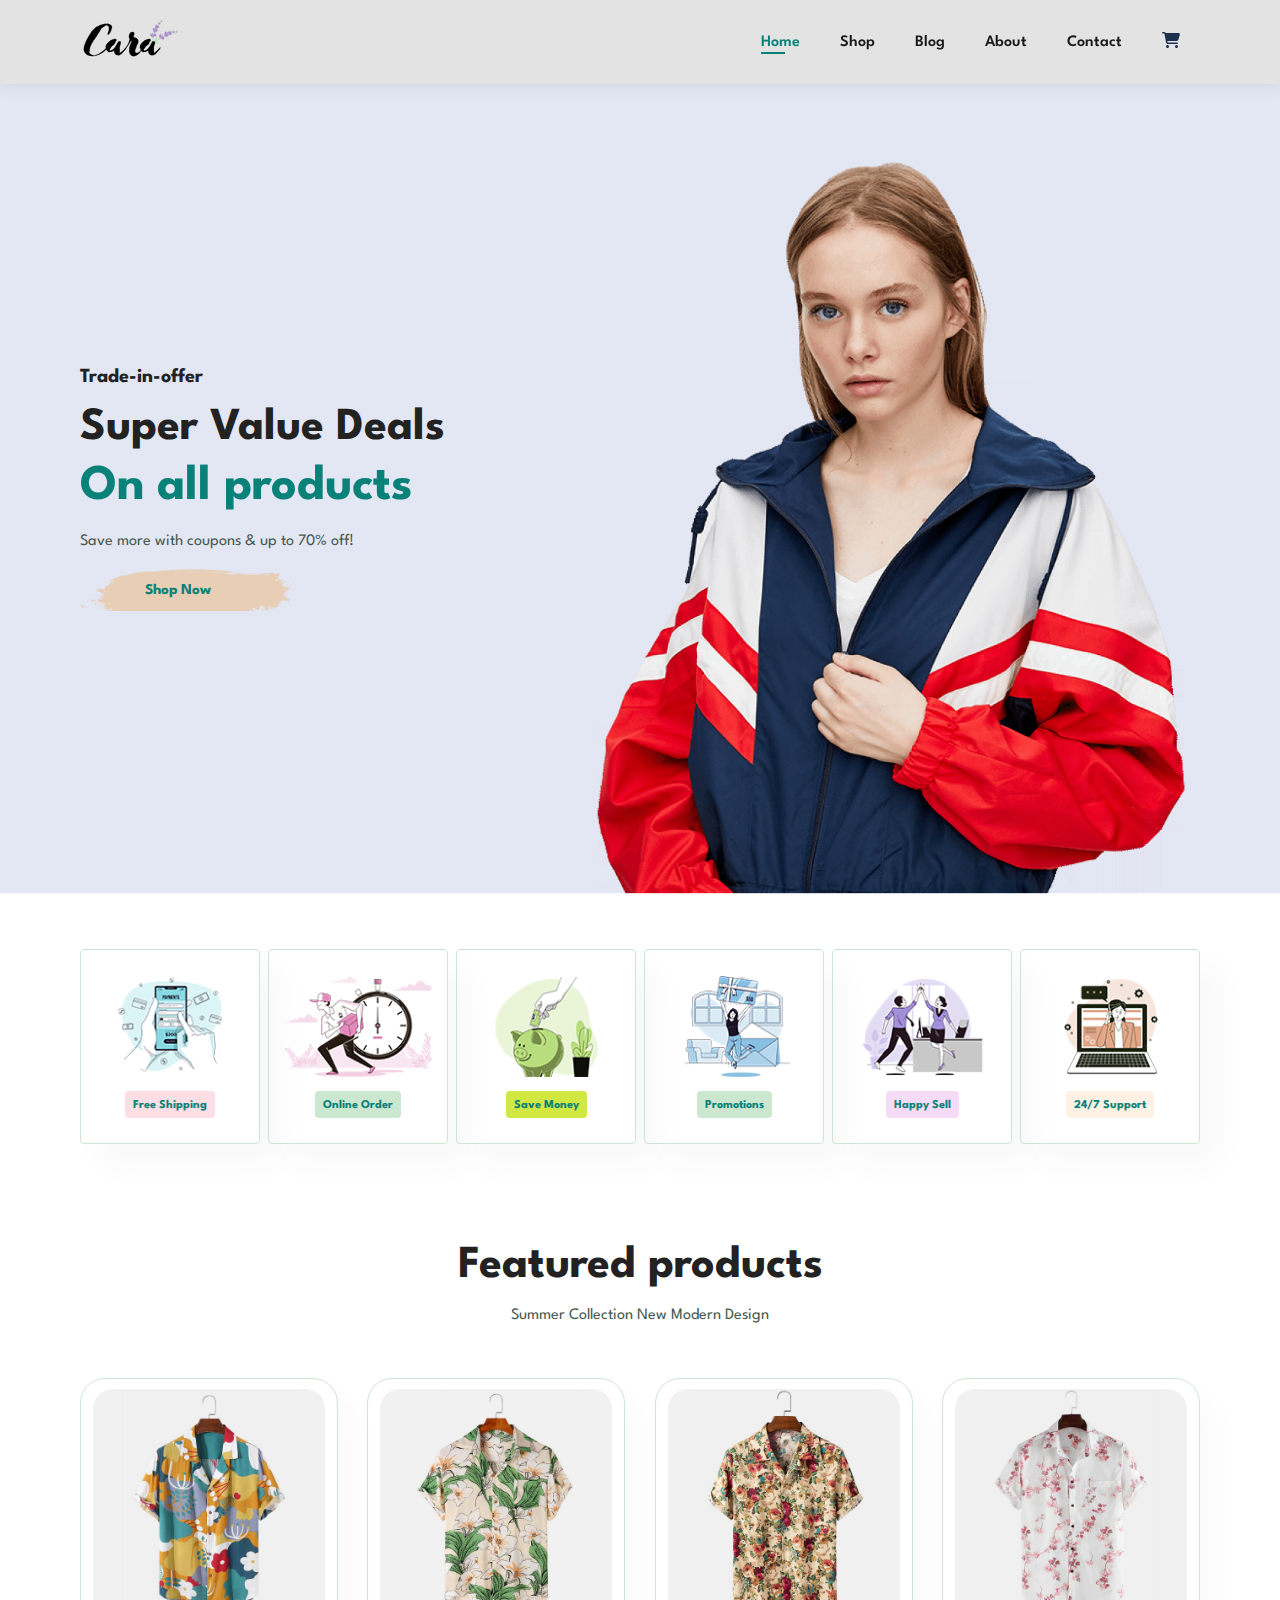
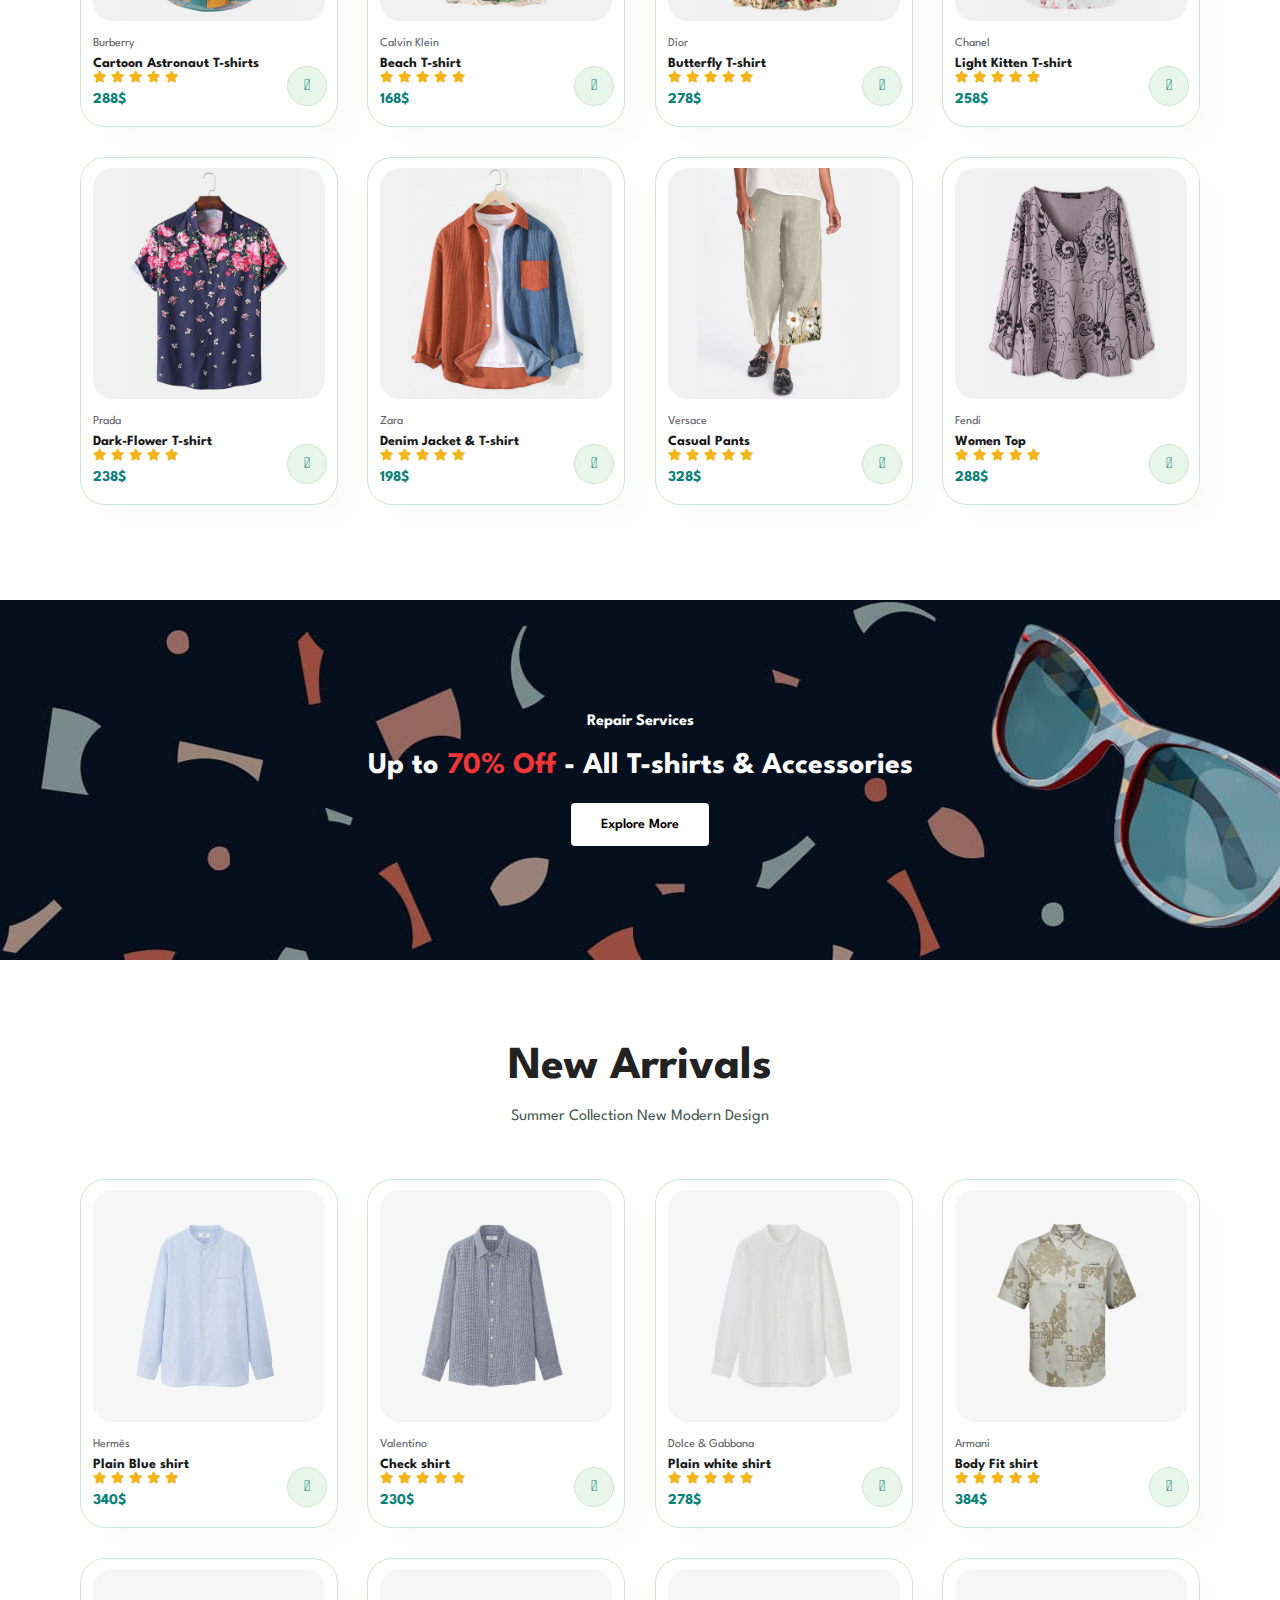
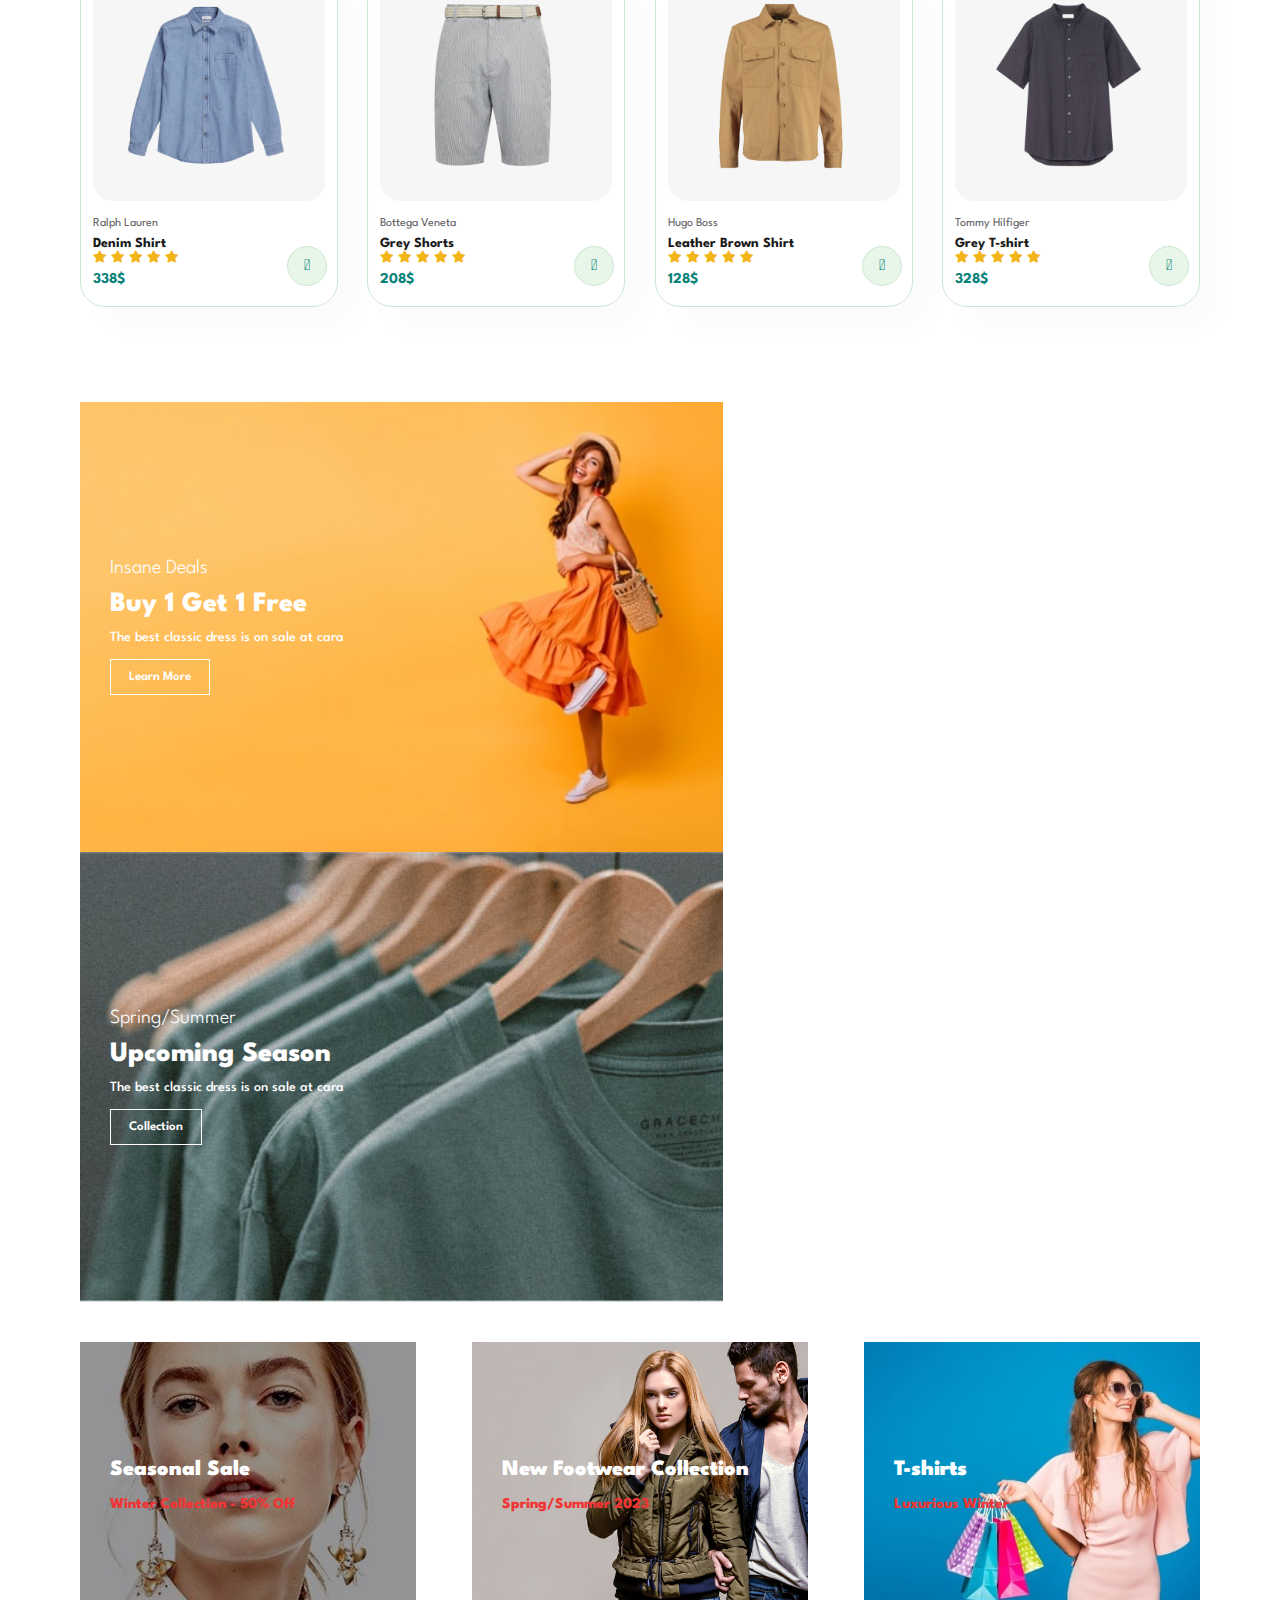
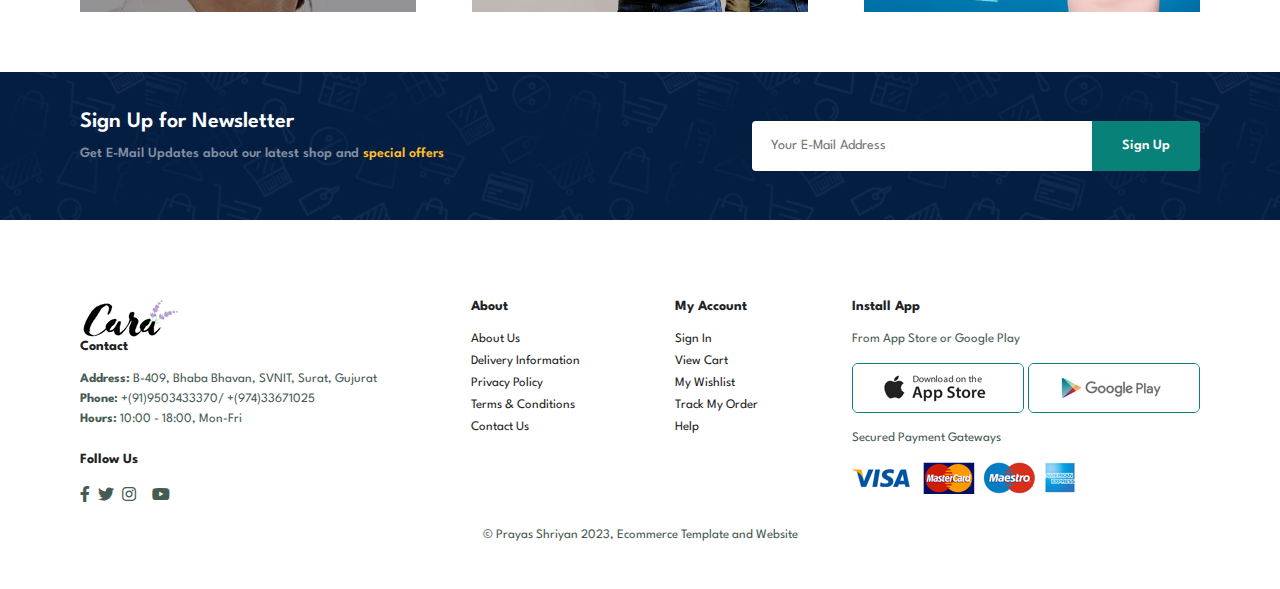
<file: index.html>
<!DOCTYPE html>
<html lang="en">

    <head>
        <meta charset="UTF-8">
        <meta http-equiv="X-UA-Compatible" content="IE=edge">
        <meta name="viewport" content="width=device-width, initial-scale=1.0">
        <title>Prayas Ecommerce Website & Template</title>
        <link rel="stylesheet" href="https://pro.fontawesome.com/releases/v5.10.0/css/all.css" />
        

        <link rel="stylesheet" href="style.css">
    </head>

    <body>
        
        <section id="header">
            <a href="#"><img src="img/logo.png" class="logo" alt=""></a>

            <div>
                <ul id="navbar">
                    <li><a class="active" href="index.html">Home</a></li>
                    <li><a href="shop.html">Shop</a></li>
                    <li><a href="blog.html">Blog</a></li>   
                    <li><a href="about.html">About</a></li>
                    <li><a href="contact.html">Contact</a></li>
                    <li id="lg-bag"><a href="cart.html"><svg xmlns="http://www.w3.org/2000/svg" height="16" width="18" viewBox="0 0 576 512"><!--!Font Awesome Free 6.5.1 by @fontawesome - https://fontawesome.com License - https://fontawesome.com/license/free Copyright 2023 Fonticons, Inc.--><path opacity="1" fill="#1E3050" d="M0 24C0 10.7 10.7 0 24 0H69.5c22 0 41.5 12.8 50.6 32h411c26.3 0 45.5 25 38.6 50.4l-41 152.3c-8.5 31.4-37 53.3-69.5 53.3H170.7l5.4 28.5c2.2 11.3 12.1 19.5 23.6 19.5H488c13.3 0 24 10.7 24 24s-10.7 24-24 24H199.7c-34.6 0-64.3-24.6-70.7-58.5L77.4 54.5c-.7-3.8-4-6.5-7.9-6.5H24C10.7 48 0 37.3 0 24zM128 464a48 48 0 1 1 96 0 48 48 0 1 1 -96 0zm336-48a48 48 0 1 1 0 96 48 48 0 1 1 0-96z"/></svg></a></li>
                    <a href="#" id="close" class="close"><i class="far fa-times"></i></a>
                </ul>
            </div>
            <div id="mobile">
                <a href="cart.html"><svg xmlns="http://www.w3.org/2000/svg" height="16" width="18" viewBox="0 0 576 512"><!--!Font Awesome Free 6.5.1 by @fontawesome - https://fontawesome.com License - https://fontawesome.com/license/free Copyright 2023 Fonticons, Inc.--><path opacity="1" fill="#1E3050" d="M0 24C0 10.7 10.7 0 24 0H69.5c22 0 41.5 12.8 50.6 32h411c26.3 0 45.5 25 38.6 50.4l-41 152.3c-8.5 31.4-37 53.3-69.5 53.3H170.7l5.4 28.5c2.2 11.3 12.1 19.5 23.6 19.5H488c13.3 0 24 10.7 24 24s-10.7 24-24 24H199.7c-34.6 0-64.3-24.6-70.7-58.5L77.4 54.5c-.7-3.8-4-6.5-7.9-6.5H24C10.7 48 0 37.3 0 24zM128 464a48 48 0 1 1 96 0 48 48 0 1 1 -96 0zm336-48a48 48 0 1 1 0 96 48 48 0 1 1 0-96z"/></svg></a>
                <i id="bar" class="fas fa-outdent"></i>
            </div>

        </section>


        <section id="hero">
            <h4>Trade-in-offer</h4>
            <h2>Super Value Deals</h2>
            <h1>On all products</h1>
            <p>Save more with coupons & up to 70% off!</p>
            <button>Shop Now</button>
        </section>

        <section id="feature" class="section-p1">
            <div class="fe-box">
                <img src="img/features/f1.png" alt="">
                <h6>Free Shipping</h6>
            </div>
            <div class="fe-box">
                <img src="img/features/f2.png" alt="">
                <h6>Online Order</h6>
            </div>
            <div class="fe-box">
                <img src="img/features/f3.png" alt="">
                <h6>Save Money</h6>
            </div>
            <div class="fe-box">
                <img src="img/features/f4.png" alt="">
                <h6>Promotions</h6>
            </div>
            <div class="fe-box">
                <img src="img/features/f5.png" alt="">
                <h6>Happy Sell</h6>
            </div>
            <div class="fe-box">
                <img src="img/features/f6.png" alt="">
                <h6>24/7 Support</h6>
            </div>
        </section>
        
        <section id="product1" class="section-p1">
            <h2>Featured products</h2>
            <p>Summer Collection New Modern Design</p>
            <div class="pro-container">
                <div class="pro">
                    <img src="img/products/f1.jpg" alt="">
                    <div class="des">
                        <span>Burberry</span>
                        <h5>Cartoon Astronaut T-shirts</h5>
                        <div class="star">
                            <i class="fas fa-star"></i>
                            <i class="fas fa-star"></i>
                            <i class="fas fa-star"></i>
                            <i class="fas fa-star"></i>
                            <i class="fas fa-star"></i>
                        </div>
                        <h4>288$</h4>
                    </div>
                    <a href="#"><i class="fal fa-shopping-cart cart"></i></a>
                </div>
                <div class="pro">
                    <img src="img/products/f2.jpg" alt="">
                    <div class="des">
                        <span>Calvin Klein</span>
                        <h5>Beach T-shirt</h5>
                        <div class="star">
                            <i class="fas fa-star"></i>
                            <i class="fas fa-star"></i>
                            <i class="fas fa-star"></i>
                            <i class="fas fa-star"></i>
                            <i class="fas fa-star"></i>
                        </div>
                        <h4>168$</h4>
                    </div>
                    <a href="#"><i class="fal fa-shopping-cart cart"></i></a>
                </div>
                <div class="pro">
                    <img src="img/products/f3.jpg" alt="">
                    <div class="des">
                        <span>Dior</span>
                        <h5>Butterfly T-shirt</h5>
                        <div class="star">
                            <i class="fas fa-star"></i>
                            <i class="fas fa-star"></i>
                            <i class="fas fa-star"></i>
                            <i class="fas fa-star"></i>
                            <i class="fas fa-star"></i>
                        </div>
                        <h4>278$</h4>
                    </div>
                    <a href="#"><i class="fal fa-shopping-cart cart"></i></a>
                </div>
                <div class="pro">
                    <img src="img/products/f4.jpg" alt="">
                    <div class="des">
                        <span>Chanel</span>
                        <h5>Light Kitten T-shirt</h5>
                        <div class="star">
                            <i class="fas fa-star"></i>
                            <i class="fas fa-star"></i>
                            <i class="fas fa-star"></i>
                            <i class="fas fa-star"></i>
                            <i class="fas fa-star"></i>
                        </div>
                        <h4>258$</h4>
                    </div>
                    <a href="#"><i class="fal fa-shopping-cart cart"></i></a>
                </div>
                <div class="pro">
                    <img src="img/products/f5.jpg" alt="">
                    <div class="des">
                        <span>Prada</span>
                        <h5>Dark-Flower T-shirt</h5>
                        <div class="star">
                            <i class="fas fa-star"></i>
                            <i class="fas fa-star"></i>
                            <i class="fas fa-star"></i>
                            <i class="fas fa-star"></i>
                            <i class="fas fa-star"></i>
                        </div>
                        <h4>238$</h4>
                    </div>
                    <a href="#"><i class="fal fa-shopping-cart cart"></i></a>
                </div>
                <div class="pro">
                    <img src="img/products/f6.jpg" alt="">
                    <div class="des">
                        <span>Zara</span>
                        <h5>Denim Jacket & T-shirt</h5>
                        <div class="star">
                            <i class="fas fa-star"></i>
                            <i class="fas fa-star"></i>
                            <i class="fas fa-star"></i>
                            <i class="fas fa-star"></i>
                            <i class="fas fa-star"></i>
                        </div>
                        <h4>198$</h4>
                    </div>
                    <a href="#"><i class="fal fa-shopping-cart cart"></i></a>
                </div>
                <div class="pro">
                    <img src="img/products/f7.jpg" alt="">
                    <div class="des">
                        <span>Versace</span>
                        <h5>Casual Pants</h5>
                        <div class="star">
                            <i class="fas fa-star"></i>
                            <i class="fas fa-star"></i>
                            <i class="fas fa-star"></i>
                            <i class="fas fa-star"></i>
                            <i class="fas fa-star"></i>
                        </div>
                        <h4>328$</h4>
                    </div>
                    <a href="#"><i class="fal fa-shopping-cart cart"></i></a>
                </div>
                <div class="pro">
                    <img src="img/products/f8.jpg" alt="">
                    <div class="des">
                        <span>Fendi</span>
                        <h5> Women Top</h5>
                        <div class="star">
                            <i class="fas fa-star"></i>
                            <i class="fas fa-star"></i>
                            <i class="fas fa-star"></i>
                            <i class="fas fa-star"></i>
                            <i class="fas fa-star"></i>
                        </div>
                        <h4>288$</h4>
                    </div>
                    <a href="#"><i class="fal fa-shopping-cart cart"></i></a>
                </div>
            </div>
        </section>


        <section id="banner" class="section-m1">
            <h4>Repair Services</h4>
            <h2>Up to <Span>70% Off</Span> - All T-shirts & Accessories</h2>
            <button class="normal">Explore More</button>
        </section>

        <section id="product1" class="section-p1">
            <h2>New Arrivals</h2>
            <p>Summer Collection New Modern Design</p>
            <div class="pro-container">
                <div class="pro">
                    <img src="img/products/n1.jpg" alt="">
                    <div class="des">
                        <span>Hermès</span>
                        <h5>Plain Blue shirt</h5>
                        <div class="star">
                            <i class="fas fa-star"></i>
                            <i class="fas fa-star"></i>
                            <i class="fas fa-star"></i>
                            <i class="fas fa-star"></i>
                            <i class="fas fa-star"></i>
                        </div>
                        <h4>340$</h4>
                    </div>
                    <a href="#"><i class="fal fa-shopping-cart cart"></i></a>
                </div>
                <div class="pro">
                    <img src="img/products/n2.jpg" alt="">
                    <div class="des">
                        <span>Valentino</span>
                        <h5>Check shirt</h5>
                        <div class="star">
                            <i class="fas fa-star"></i>
                            <i class="fas fa-star"></i>
                            <i class="fas fa-star"></i>
                            <i class="fas fa-star"></i>
                            <i class="fas fa-star"></i>
                        </div>
                        <h4>230$</h4>
                    </div>
                    <a href="#"><i class="fal fa-shopping-cart cart"></i></a>
                </div>
                <div class="pro">
                    <img src="img/products/n3.jpg" alt="">
                    <div class="des">
                        <span>Dolce & Gabbana</span>
                        <h5>Plain white shirt</h5>
                        <div class="star">
                            <i class="fas fa-star"></i>
                            <i class="fas fa-star"></i>
                            <i class="fas fa-star"></i>
                            <i class="fas fa-star"></i>
                            <i class="fas fa-star"></i>
                        </div>
                        <h4>278$</h4>
                    </div>
                    <a href="#"><i class="fal fa-shopping-cart cart"></i></a>
                </div>
                <div class="pro">
                    <img src="img/products/n4.jpg" alt="">
                    <div class="des">
                        <span>Armani</span>
                        <h5>Body Fit shirt</h5>
                        <div class="star">
                            <i class="fas fa-star"></i>
                            <i class="fas fa-star"></i>
                            <i class="fas fa-star"></i>
                            <i class="fas fa-star"></i>
                            <i class="fas fa-star"></i>
                        </div>
                        <h4>384$</h4>
                    </div>
                    <a href="#"><i class="fal fa-shopping-cart cart"></i></a>
                </div>
                <div class="pro">
                    <img src="img/products/n5.jpg" alt="">
                    <div class="des">
                        <span>Ralph Lauren</span>
                        <h5>Denim Shirt</h5>
                        <div class="star">
                            <i class="fas fa-star"></i>
                            <i class="fas fa-star"></i>
                            <i class="fas fa-star"></i>
                            <i class="fas fa-star"></i>
                            <i class="fas fa-star"></i>
                        </div>
                        <h4>338$</h4>
                    </div>
                    <a href="#"><i class="fal fa-shopping-cart cart"></i></a>
                </div>
                <div class="pro">
                    <img src="img/products/n6.jpg" alt="">
                    <div class="des">
                        <span>Bottega Veneta</span>
                        <h5> Grey Shorts</h5>
                        <div class="star">
                            <i class="fas fa-star"></i>
                            <i class="fas fa-star"></i>
                            <i class="fas fa-star"></i>
                            <i class="fas fa-star"></i>
                            <i class="fas fa-star"></i>
                        </div>
                        <h4>208$</h4>
                    </div>
                    <a href="#"><i class="fal fa-shopping-cart cart"></i></a>
                </div>
                <div class="pro">
                    <img src="img/products/n7.jpg" alt="">
                    <div class="des">
                        <span>Hugo Boss</span>
                        <h5>Leather Brown Shirt</h5>
                        <div class="star">
                            <i class="fas fa-star"></i>
                            <i class="fas fa-star"></i>
                            <i class="fas fa-star"></i>
                            <i class="fas fa-star"></i>
                            <i class="fas fa-star"></i>
                        </div>
                        <h4>128$</h4>
                    </div>
                    <a href="#"><i class="fal fa-shopping-cart cart"></i></a>
                </div>
                <div class="pro">
                    <img src="img/products/n8.jpg" alt="">
                    <div class="des">
                        <span>Tommy Hilfiger</span>
                        <h5> Grey T-shirt</h5>
                        <div class="star">
                            <i class="fas fa-star"></i>
                            <i class="fas fa-star"></i>
                            <i class="fas fa-star"></i>
                            <i class="fas fa-star"></i>
                            <i class="fas fa-star"></i>
                        </div>
                        <h4>328$</h4>
                    </div>
                    <a href="#"><i class="fal fa-shopping-cart cart"></i></a>
                </div>
            </div>
        </section>


        <section id="sm-banner" class="section-p1">
            <div class="banner-box">
                <h4>Insane Deals</h4>
                <h2>Buy 1 Get 1 Free</h2>
                <span>The best classic dress is on sale at cara</span>
                <button class="white">Learn More</button>
            </div>
            <div class="banner-box banner-box2"> 
                <h4>Spring/Summer</h4>
                <h2>Upcoming Season</h2>
                <span>The best classic dress is on sale at cara</span>
                <button class="white">Collection</button>
            </div>
        </section>

        <section id="banner3">
            <div class="banner-box">
                <h2>Seasonal Sale</h2>
                <h3>Winter Collection - 50% Off</h3>
            </div>
            <div class="banner-box banner-box2">
                <h2>New Footwear Collection</h2>
                <h3>Spring/Summer 2023</h3>
            </div>
            <div class="banner-box banner-box3">
                <h2>T-shirts</h2>
                <h3>Luxurious Winter</h3>
            </div>
            
        </section>
        
        <section id="newsletter" class="section-p1 section-m1" >
            <div class="newstext">
                <h4>Sign Up for Newsletter</h4>
                <p>Get E-Mail Updates about our latest shop and <span>special offers</span></p>
            </div>
            <div class="form">
                <input type="text" placeholder="Your E-Mail Address">
                <button class="normal">Sign Up</button>
            </div>
            
        </section>

        <footer class="section-p1">
            <div class="col">
                <img class="logo" src="img/logo.png" alt="">
                <h4>Contact</h4>
                <p><strong>Address: </strong> B-409, Bhaba Bhavan, SVNIT, Surat, Gujurat</p>
                <p><strong>Phone: </strong> +(91)9503433370/ +(974)33671025</p>
                <p><strong>Hours: </strong> 10:00 - 18:00, Mon-Fri</p>
                <div class="follow">
                    <h4>Follow Us</h4>
                    <div class="icon">
                        <i class="fab fa-facebook-f"></i>
                        <i class="fab fa-twitter"></i>
                        <i class="fab fa-instagram"></i>
                        <i class="fab fa-pintrest-p"></i>
                        <i class="fab fa-youtube"></i>
                    </div>
                </div>
            </div>

            <div class="col">
                <h4>About</h4>
                <a href="#">About Us</a>
                <a href="#">Delivery Information</a>
                <a href="#">Privacy Policy</a>
                <a href="#">Terms & Conditions</a>
                <a href="#">Contact Us</a>
            </div>

            <div class="col">
                <h4>My Account</h4>
                <a href="#">Sign In</a>
                <a href="#">View Cart</a>
                <a href="#">My Wishlist</a>
                <a href="#">Track My Order</a>
                <a href="#">Help</a>
            </div>

            <div class="col install">
                <h4>Install App</h4>
                <p>From App Store or Google Play</p>
                <div class="row">
                    <img src="img/pay/app.jpg" alt="">
                    <img src="img/pay/play.jpg" alt="">
                </div>
                <p>Secured Payment Gateways</p>
                <img src="img/pay/pay.png" alt="">
            </div>

            <div class="copyright">
                <p> © Prayas Shriyan 2023, Ecommerce Template and Website</p>
            </div>
 
        </footer>
        <script src="script.js"></script>
    </body>

</html>
</file>
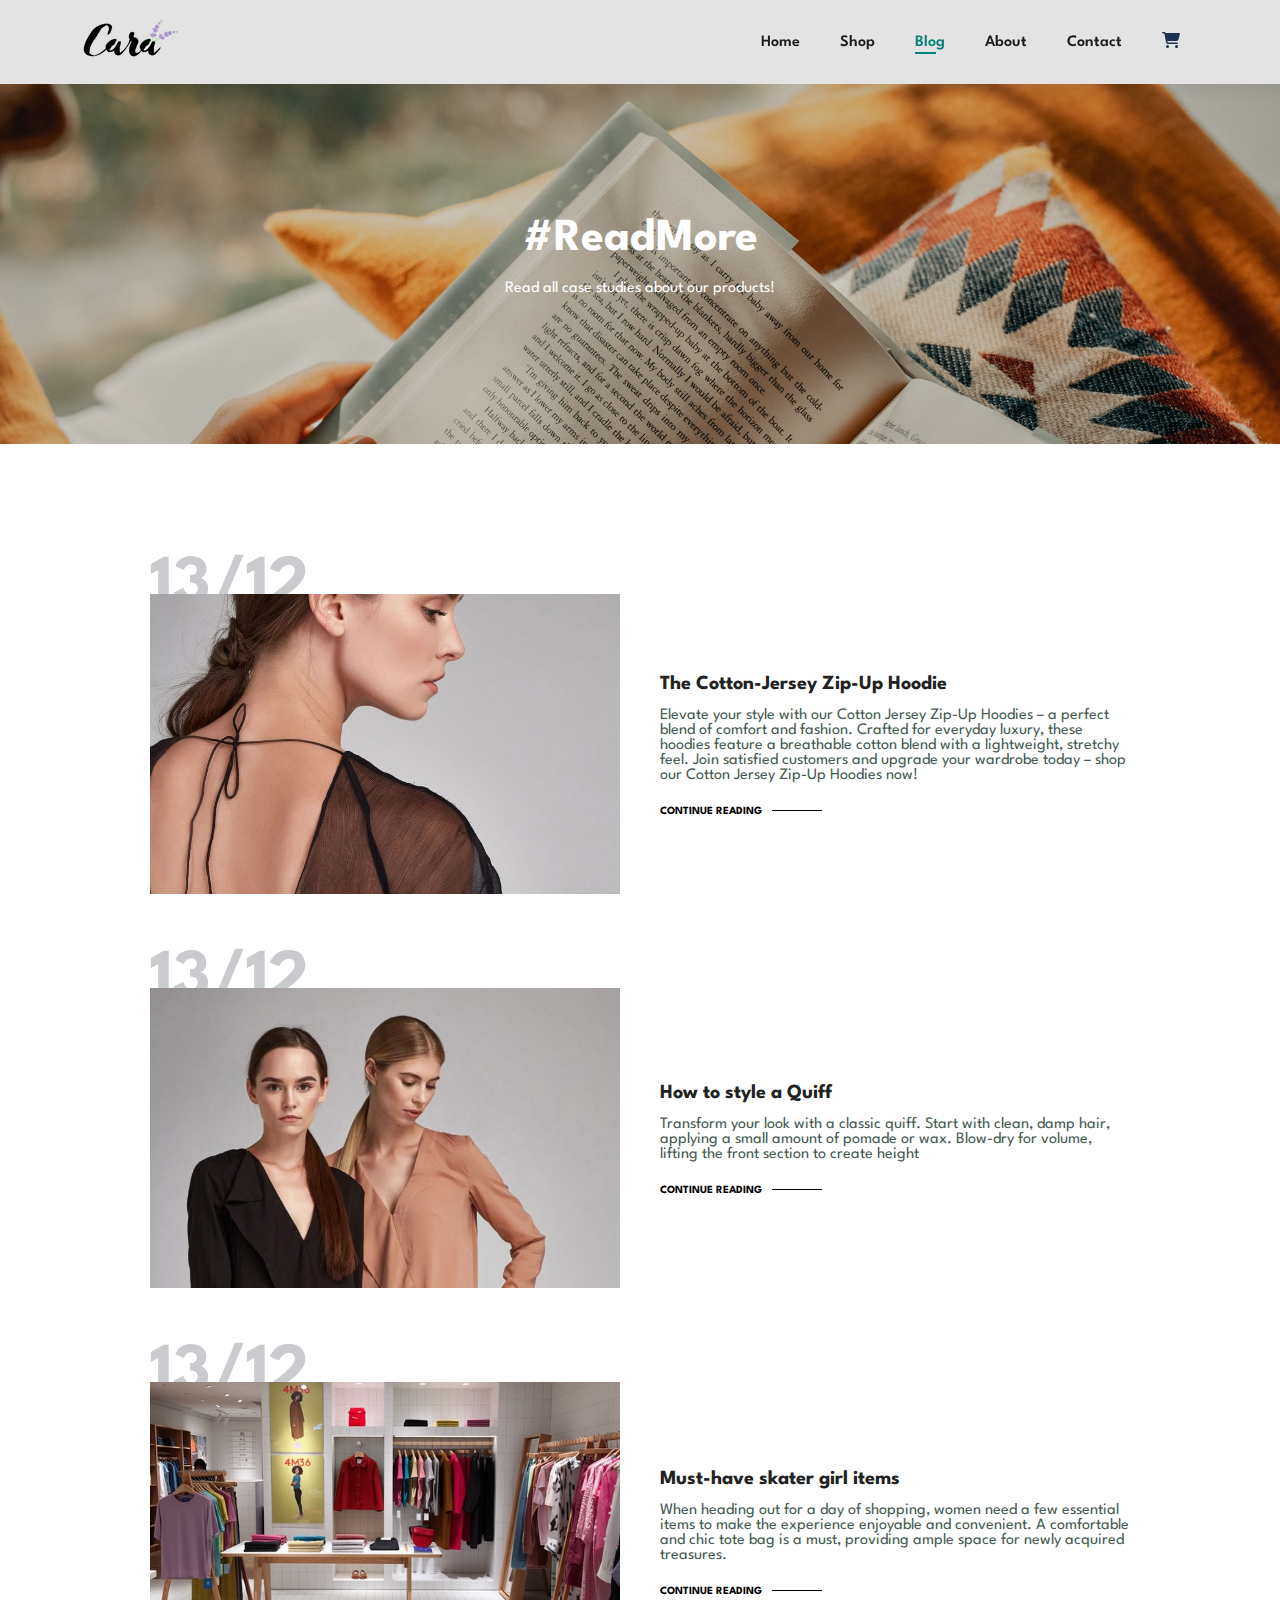
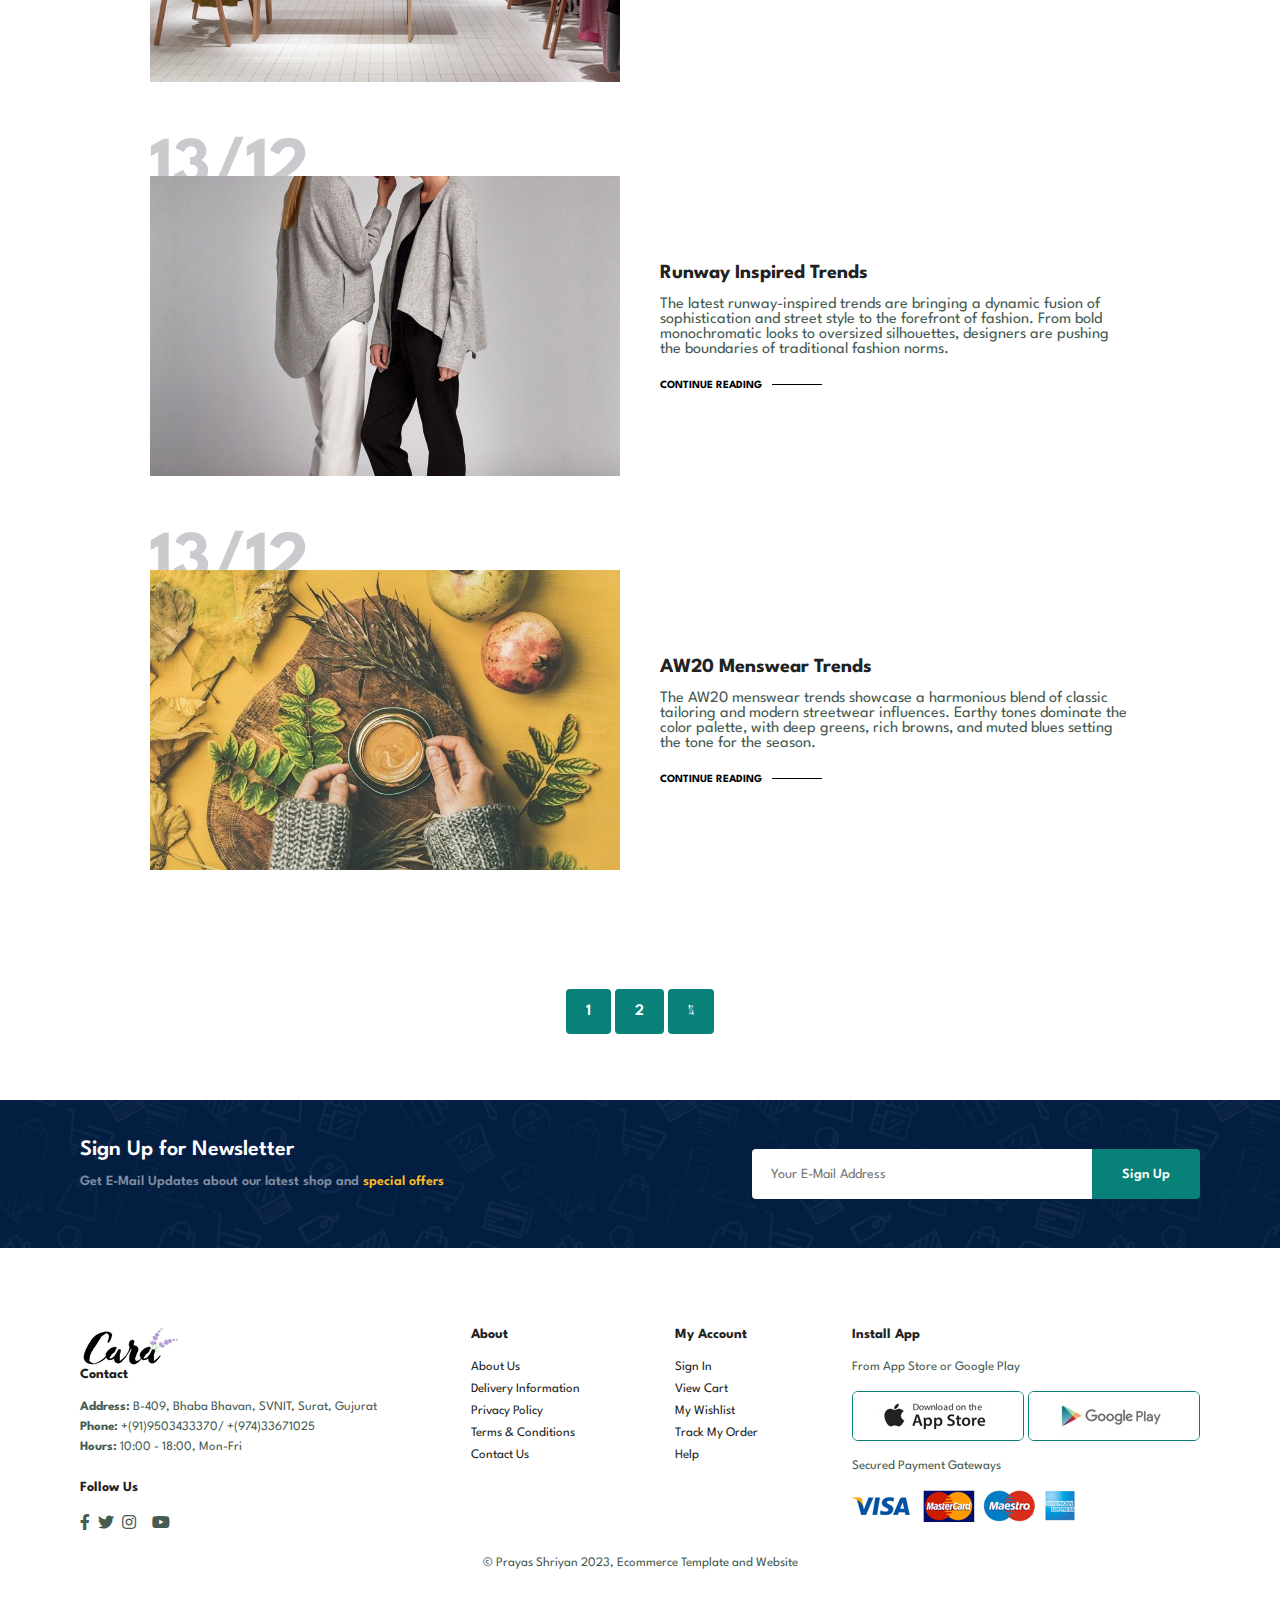
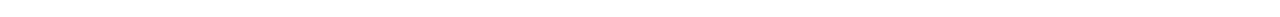
<file: blog.html>
<!DOCTYPE html>
<html lang="en">

    <head>
        <meta charset="UTF-8">
        <meta http-equiv="X-UA-Compatible" content="IE=edge">
        <meta name="viewport" content="width=device-width, initial-scale=1.0">
        <title>Prayas Ecommerce Website & Template</title>
        <link rel="stylesheet" href="https://pro.fontawesome.com/releases/v5.10.0/css/all.css" />
        

        <link rel="stylesheet" href="style.css">
    </head>

    <body>
        
        <section id="header">
            <a href="#"><img src="img/logo.png" class="logo" alt=""></a>

            <div>
                <ul id="navbar">
                    <li><a href="index.html">Home</a></li>
                    <li><a href="shop.html">Shop</a></li>
                    <li><a class="active" href="blog.html">Blog</a></li>   
                    <li><a href="about.html">About</a></li>
                    <li><a href="contact.html">Contact</a></li>
                    <li id="lg-bag"><a href="cart.html"><svg xmlns="http://www.w3.org/2000/svg" height="16" width="18" viewBox="0 0 576 512"><!--!Font Awesome Free 6.5.1 by @fontawesome - https://fontawesome.com License - https://fontawesome.com/license/free Copyright 2023 Fonticons, Inc.--><path opacity="1" fill="#1E3050" d="M0 24C0 10.7 10.7 0 24 0H69.5c22 0 41.5 12.8 50.6 32h411c26.3 0 45.5 25 38.6 50.4l-41 152.3c-8.5 31.4-37 53.3-69.5 53.3H170.7l5.4 28.5c2.2 11.3 12.1 19.5 23.6 19.5H488c13.3 0 24 10.7 24 24s-10.7 24-24 24H199.7c-34.6 0-64.3-24.6-70.7-58.5L77.4 54.5c-.7-3.8-4-6.5-7.9-6.5H24C10.7 48 0 37.3 0 24zM128 464a48 48 0 1 1 96 0 48 48 0 1 1 -96 0zm336-48a48 48 0 1 1 0 96 48 48 0 1 1 0-96z"/></svg></a></li>
                    <a href="#" id="close" class="close"><i class="far fa-times"></i></a>
                </ul>
            </div>
            <div id="mobile">
                <a href="cart.html"><svg xmlns="http://www.w3.org/2000/svg" height="16" width="18" viewBox="0 0 576 512"><!--!Font Awesome Free 6.5.1 by @fontawesome - https://fontawesome.com License - https://fontawesome.com/license/free Copyright 2023 Fonticons, Inc.--><path opacity="1" fill="#1E3050" d="M0 24C0 10.7 10.7 0 24 0H69.5c22 0 41.5 12.8 50.6 32h411c26.3 0 45.5 25 38.6 50.4l-41 152.3c-8.5 31.4-37 53.3-69.5 53.3H170.7l5.4 28.5c2.2 11.3 12.1 19.5 23.6 19.5H488c13.3 0 24 10.7 24 24s-10.7 24-24 24H199.7c-34.6 0-64.3-24.6-70.7-58.5L77.4 54.5c-.7-3.8-4-6.5-7.9-6.5H24C10.7 48 0 37.3 0 24zM128 464a48 48 0 1 1 96 0 48 48 0 1 1 -96 0zm336-48a48 48 0 1 1 0 96 48 48 0 1 1 0-96z"/></svg></a>
                <i id="bar" class="fas fa-outdent"></i>
            </div>

        </section>


        <section id="page-header" class="blog-header">
            <h2>#ReadMore</h2>
            <p>Read all case studies about our products!</p>
        </section>

        <section id="blog">
            <div class="blog-box">
                <div class="blog-img">
                    <img src="img/blog/b1.jpg" alt="">
                </div>
                <div class="blog-details">
                    <h4>The Cotton-Jersey Zip-Up Hoodie</h4>
                    <p>
                        Elevate your style with our Cotton Jersey Zip-Up Hoodies – a perfect blend of comfort and fashion. Crafted for everyday luxury, these hoodies feature a breathable cotton blend with a lightweight, 
                        stretchy feel. Join satisfied customers and upgrade your wardrobe today – shop our Cotton Jersey Zip-Up Hoodies now!
                    </p>
                    <a href="#">CONTINUE READING</a>
                </div>
                <h1>13/12</h1>
            </div>
            <div class="blog-box">
                <div class="blog-img">
                    <img src="img/blog/b2.jpg" alt="">
                </div>
                <div class="blog-details">
                    <h4>How to style a Quiff</h4>
                    <p>Transform your look with a classic quiff. Start with clean, damp hair, 
                         applying a small amount of pomade or wax. Blow-dry for volume, lifting the front section to create height</p>
                    <a href="#">CONTINUE READING</a>
                </div>
                <h1>13/12</h1>
            </div>
            <div class="blog-box">
                <div class="blog-img">
                    <img src="img/blog/b3.jpg" alt="">
                </div>
                <div class="blog-details">
                    <h4>Must-have skater girl items</h4>
                    <p>When heading out for a day of shopping, women need a few essential items to make the experience enjoyable and convenient. 
                        A comfortable and chic tote bag is a must, providing ample space for newly acquired treasures. </p>
                    <a href="#">CONTINUE READING</a>
                </div>
                <h1>13/12</h1>
            </div>
            <div class="blog-box">
                <div class="blog-img">
                    <img src="img/blog/b4.jpg" alt="">
                </div>
                <div class="blog-details">
                    <h4>Runway Inspired Trends</h4>
                    <p>The latest runway-inspired trends are bringing a dynamic fusion of sophistication and street style to the forefront of fashion.
                        From bold monochromatic looks to oversized silhouettes, designers are pushing the boundaries of traditional fashion norms. </p>
                    <a href="#">CONTINUE READING</a>
                </div>
                <h1>13/12</h1>
            </div>
            <div class="blog-box">
                <div class="blog-img">
                    <img src="img/blog/b6.jpg" alt="">
                </div>
                <div class="blog-details">
                    <h4>AW20 Menswear Trends</h4>
                    <p>The AW20 menswear trends showcase a harmonious blend of classic tailoring and modern streetwear influences. 
                        Earthy tones dominate the color palette, with deep greens, rich browns, and muted blues setting the tone for the season. </p>
                    <a href="#">CONTINUE READING</a>
                </div>
                <h1>13/12</h1>
            </div>
        </section>



        <section id="pagination" class="section-p1">
            <a href="">1</a>
            <a href="">2</a>
            <a href="#"><i class="fal fa-long-arrow-alt-right"></i></a>
            

        </section>


        
        <section id="newsletter" class="section-p1 section-m1" >
            <div class="newstext">
                <h4>Sign Up for Newsletter</h4>
                <p>Get E-Mail Updates about our latest shop and <span>special offers</span></p>
            </div>
            <div class="form">
                <input type="text" placeholder="Your E-Mail Address">
                <button class="normal">Sign Up</button>
            </div>
            
        </section>

        <footer class="section-p1">
            <div class="col">
                <img class="logo" src="img/logo.png" alt="">
                <h4>Contact</h4>
                <p><strong>Address: </strong> B-409, Bhaba Bhavan, SVNIT, Surat, Gujurat</p>
                <p><strong>Phone: </strong> +(91)9503433370/ +(974)33671025</p>
                <p><strong>Hours: </strong> 10:00 - 18:00, Mon-Fri</p>
                <div class="follow">
                    <h4>Follow Us</h4>
                    <div class="icon">
                        <i class="fab fa-facebook-f"></i>
                        <i class="fab fa-twitter"></i>
                        <i class="fab fa-instagram"></i>
                        <i class="fab fa-pintrest-p"></i>
                        <i class="fab fa-youtube"></i>
                    </div>
                </div>
            </div>

            <div class="col">
                <h4>About</h4>
                <a href="#">About Us</a>
                <a href="#">Delivery Information</a>
                <a href="#">Privacy Policy</a>
                <a href="#">Terms & Conditions</a>
                <a href="#">Contact Us</a>
            </div>

            <div class="col">
                <h4>My Account</h4>
                <a href="#">Sign In</a>
                <a href="#">View Cart</a>
                <a href="#">My Wishlist</a>
                <a href="#">Track My Order</a>
                <a href="#">Help</a>
            </div>

            <div class="col install">
                <h4>Install App</h4>
                <p>From App Store or Google Play</p>
                <div class="row">
                    <img src="img/pay/app.jpg" alt="">
                    <img src="img/pay/play.jpg" alt="">
                </div>
                <p>Secured Payment Gateways</p>
                <img src="img/pay/pay.png" alt="">
            </div>

            <div class="copyright">
                <p> © Prayas Shriyan 2023, Ecommerce Template and Website</p>
            </div>
 
        </footer>
        <script src="script.js"></script>
    </body>

</html>
</file>
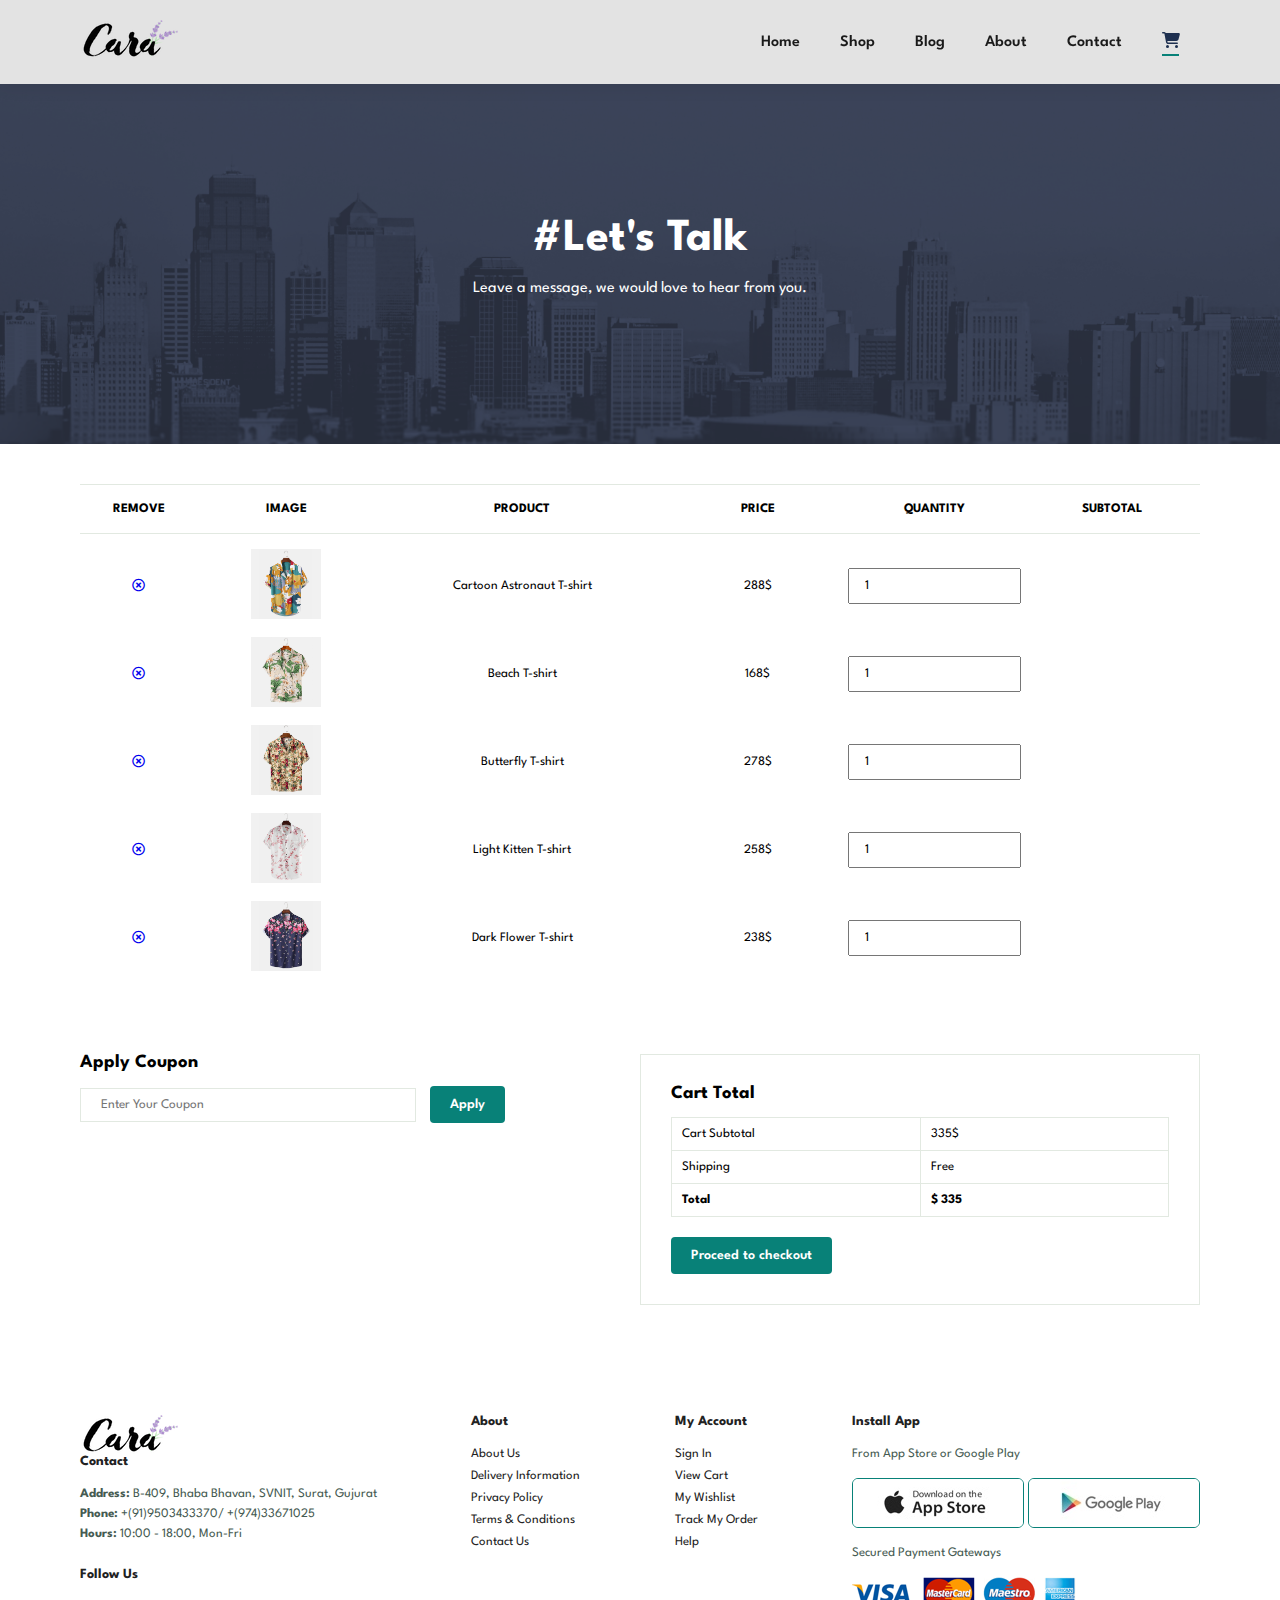
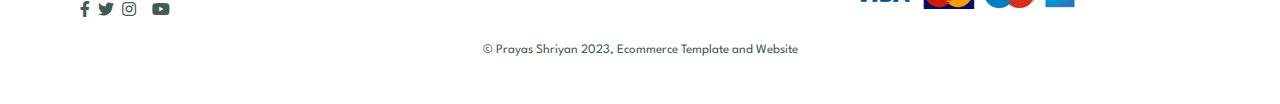
<file: cart.html>
<!DOCTYPE html>
<html lang="en">

    <head>
        <meta charset="UTF-8">
        <meta http-equiv="X-UA-Compatible" content="IE=edge">
        <meta name="viewport" content="width=device-width, initial-scale=1.0">
        <title>Prayas Ecommerce Website & Template</title>
        <link rel="stylesheet" href="https://pro.fontawesome.com/releases/v5.10.0/css/all.css" />
        

        <link rel="stylesheet" href="style.css">
    </head>

    <body>
        
        <section id="header">
            <a href="#"><img src="img/logo.png" class="logo" alt=""></a>

            <div>
                <ul id="navbar">
                    <li><a href="index.html">Home</a></li>
                    <li><a href="shop.html">Shop</a></li>
                    <li><a href="blog.html">Blog</a></li>   
                    <li><a href="about.html">About</a></li>
                    <li><a href="contact.html">Contact</a></li>
                    <li id="lg-bag"><a class="active" href="cart.html"><svg xmlns="http://www.w3.org/2000/svg" height="16" width="18" viewBox="0 0 576 512"><!--!Font Awesome Free 6.5.1 by @fontawesome - https://fontawesome.com License - https://fontawesome.com/license/free Copyright 2023 Fonticons, Inc.--><path opacity="1" fill="#1E3050" d="M0 24C0 10.7 10.7 0 24 0H69.5c22 0 41.5 12.8 50.6 32h411c26.3 0 45.5 25 38.6 50.4l-41 152.3c-8.5 31.4-37 53.3-69.5 53.3H170.7l5.4 28.5c2.2 11.3 12.1 19.5 23.6 19.5H488c13.3 0 24 10.7 24 24s-10.7 24-24 24H199.7c-34.6 0-64.3-24.6-70.7-58.5L77.4 54.5c-.7-3.8-4-6.5-7.9-6.5H24C10.7 48 0 37.3 0 24zM128 464a48 48 0 1 1 96 0 48 48 0 1 1 -96 0zm336-48a48 48 0 1 1 0 96 48 48 0 1 1 0-96z"/></svg></a></li>
                    <a href="#" id="close" class="close"><i class="far fa-times"></i></a>
                </ul>
            </div>
            <div id="mobile">
                <a href="cart.html"><svg xmlns="http://www.w3.org/2000/svg" height="16" width="18" viewBox="0 0 576 512"><!--!Font Awesome Free 6.5.1 by @fontawesome - https://fontawesome.com License - https://fontawesome.com/license/free Copyright 2023 Fonticons, Inc.--><path opacity="1" fill="#1E3050" d="M0 24C0 10.7 10.7 0 24 0H69.5c22 0 41.5 12.8 50.6 32h411c26.3 0 45.5 25 38.6 50.4l-41 152.3c-8.5 31.4-37 53.3-69.5 53.3H170.7l5.4 28.5c2.2 11.3 12.1 19.5 23.6 19.5H488c13.3 0 24 10.7 24 24s-10.7 24-24 24H199.7c-34.6 0-64.3-24.6-70.7-58.5L77.4 54.5c-.7-3.8-4-6.5-7.9-6.5H24C10.7 48 0 37.3 0 24zM128 464a48 48 0 1 1 96 0 48 48 0 1 1 -96 0zm336-48a48 48 0 1 1 0 96 48 48 0 1 1 0-96z"/></svg></a>
                <i id="bar" class="fas fa-outdent"></i>
            </div>

        </section>


        <section id="page-header" class="about-header">
            <h2>#Let's Talk</h2>
            <p>Leave a message, we would love to hear from you.</p>
        </section>


        <section id="cart" class="section-p1">
            <table width="100%">
                <thead>
                    <tr>
                        <td>Remove</td>
                        <td>Image</td>
                        <td>Product</td>
                        <td>Price</td>
                        <td>Quantity</td>
                        <td>Subtotal</td>
                    </tr>
                </thead>
                <tbody>
                    <tr>
                        <td><a href="#"><i class="far fa-times-circle"></i></a></td>
                        <td><img src="img/products/f1.jpg" alt=""></td>
                        <td>Cartoon Astronaut T-shirt</td>
                        <td>288$</td>
                        <td><input type="number" value="1" oninput="updateSubtotal(this)"></td>
                    </tr>
                    <tr>
                        <td><a href="#"><i class="far fa-times-circle"></i></a></td>
                        <td><img src="img/products/f2.jpg" alt=""></td>
                        <td>Beach T-shirt</td>
                        <td>168$</td>
                        <td><input type="number" value="1"></td>
                    </tr>
                    <tr>
                        <td><a href="#"><i class="far fa-times-circle"></i></a></td>
                        <td><img src="img/products/f3.jpg" alt=""></td>
                        <td>Butterfly T-shirt</td>
                        <td>278$</td>
                        <td><input type="number" value="1"></td>
                    </tr>
                    <tr>
                        <td><a href="#"><i class="far fa-times-circle"></i></a></td>
                        <td><img src="img/products/f4.jpg" alt=""></td>
                        <td>Light Kitten T-shirt</td>
                        <td>258$</td>
                        <td><input type="number" value="1"></td>
                    </tr>
                    <tr>
                        <td><a href="#"><i class="far fa-times-circle"></i></a></td>
                        <td><img src="img/products/f5.jpg" alt=""></td>
                        <td>Dark Flower T-shirt</td>
                        <td>238$</td>
                        <td><input type="number" value="1"></td>
                    </tr>
                </tbody>
            </table>
        </section>


        <section id="cart-add" class="section-p1">
            <div id="coupon">
                <h3>Apply Coupon</h3>
                <div>
                    <input type="text" placeholder="Enter Your Coupon">
                    <button class="normal">Apply</button>
                </div>
            </div>

            <div id="subtotal">
                <h3> Cart Total</h3>
                <table>
                    <tr>
                        <td>Cart Subtotal</td>
                        <td>335$</td>
                    </tr>
                    <tr>
                        <td>Shipping</td>
                        <td>Free</td>
                    </tr>
                    <tr>
                        <td><strong>Total</strong></td>
                        <td><strong>$ 335</strong></td>
                    </tr>
                </table>
                <button class="normal">Proceed to checkout</button>
            </div>

        </section>


        <footer class="section-p1">
            <div class="col">
                <img class="logo" src="img/logo.png" alt="">
                <h4>Contact</h4>
                <p><strong>Address: </strong> B-409, Bhaba Bhavan, SVNIT, Surat, Gujurat</p>
                <p><strong>Phone: </strong> +(91)9503433370/ +(974)33671025</p>
                <p><strong>Hours: </strong> 10:00 - 18:00, Mon-Fri</p>
                <div class="follow">
                    <h4>Follow Us</h4>
                    <div class="icon">
                        <i class="fab fa-facebook-f"></i>
                        <i class="fab fa-twitter"></i>
                        <i class="fab fa-instagram"></i>
                        <i class="fab fa-pintrest-p"></i>
                        <i class="fab fa-youtube"></i>
                    </div>
                </div>
            </div>

            <div class="col">
                <h4>About</h4>
                <a href="#">About Us</a>
                <a href="#">Delivery Information</a>
                <a href="#">Privacy Policy</a>
                <a href="#">Terms & Conditions</a>
                <a href="#">Contact Us</a>
            </div>

            <div class="col">
                <h4>My Account</h4>
                <a href="#">Sign In</a>
                <a href="#">View Cart</a>
                <a href="#">My Wishlist</a>
                <a href="#">Track My Order</a>
                <a href="#">Help</a>
            </div>

            <div class="col install">
                <h4>Install App</h4>
                <p>From App Store or Google Play</p>
                <div class="row">
                    <img src="img/pay/app.jpg" alt="">
                    <img src="img/pay/play.jpg" alt="">
                </div>
                <p>Secured Payment Gateways</p>
                <img src="img/pay/pay.png" alt="">
            </div>

            <div class="copyright">
                <p> © Prayas Shriyan 2023, Ecommerce Template and Website</p>
            </div>
 
        </footer>

    
        <script>
            function updateSubtotal(input) {
                var row = input.closest('tr');
                var price = parseFloat(row.querySelector('.price').innerText);
                var quantity = parseInt(input.value);
                var subtotal = price * quantity;
                row.querySelector('.subtotal').innerText = subtotal.toFixed(2) + '$'; // Ensure two decimal places
        
                // Call a function to update the total
                updateTotal();
            }
        
            function updateTotal() {
                var rows = document.querySelectorAll('#cart tbody tr');
                var total = 0;
        
                rows.forEach(function (row) {
                    var subtotal = parseFloat(row.querySelector('.subtotal').innerText);
                    total += subtotal;
                });
        
                // Update the total in some element (replace 'your-total-element-id' with the actual ID)
                document.getElementById('subtotal').innerText = total.toFixed(2) + '$';
            }
        </script>
        




        <script src="script.js"></script>
    </body>

</html>
</file>
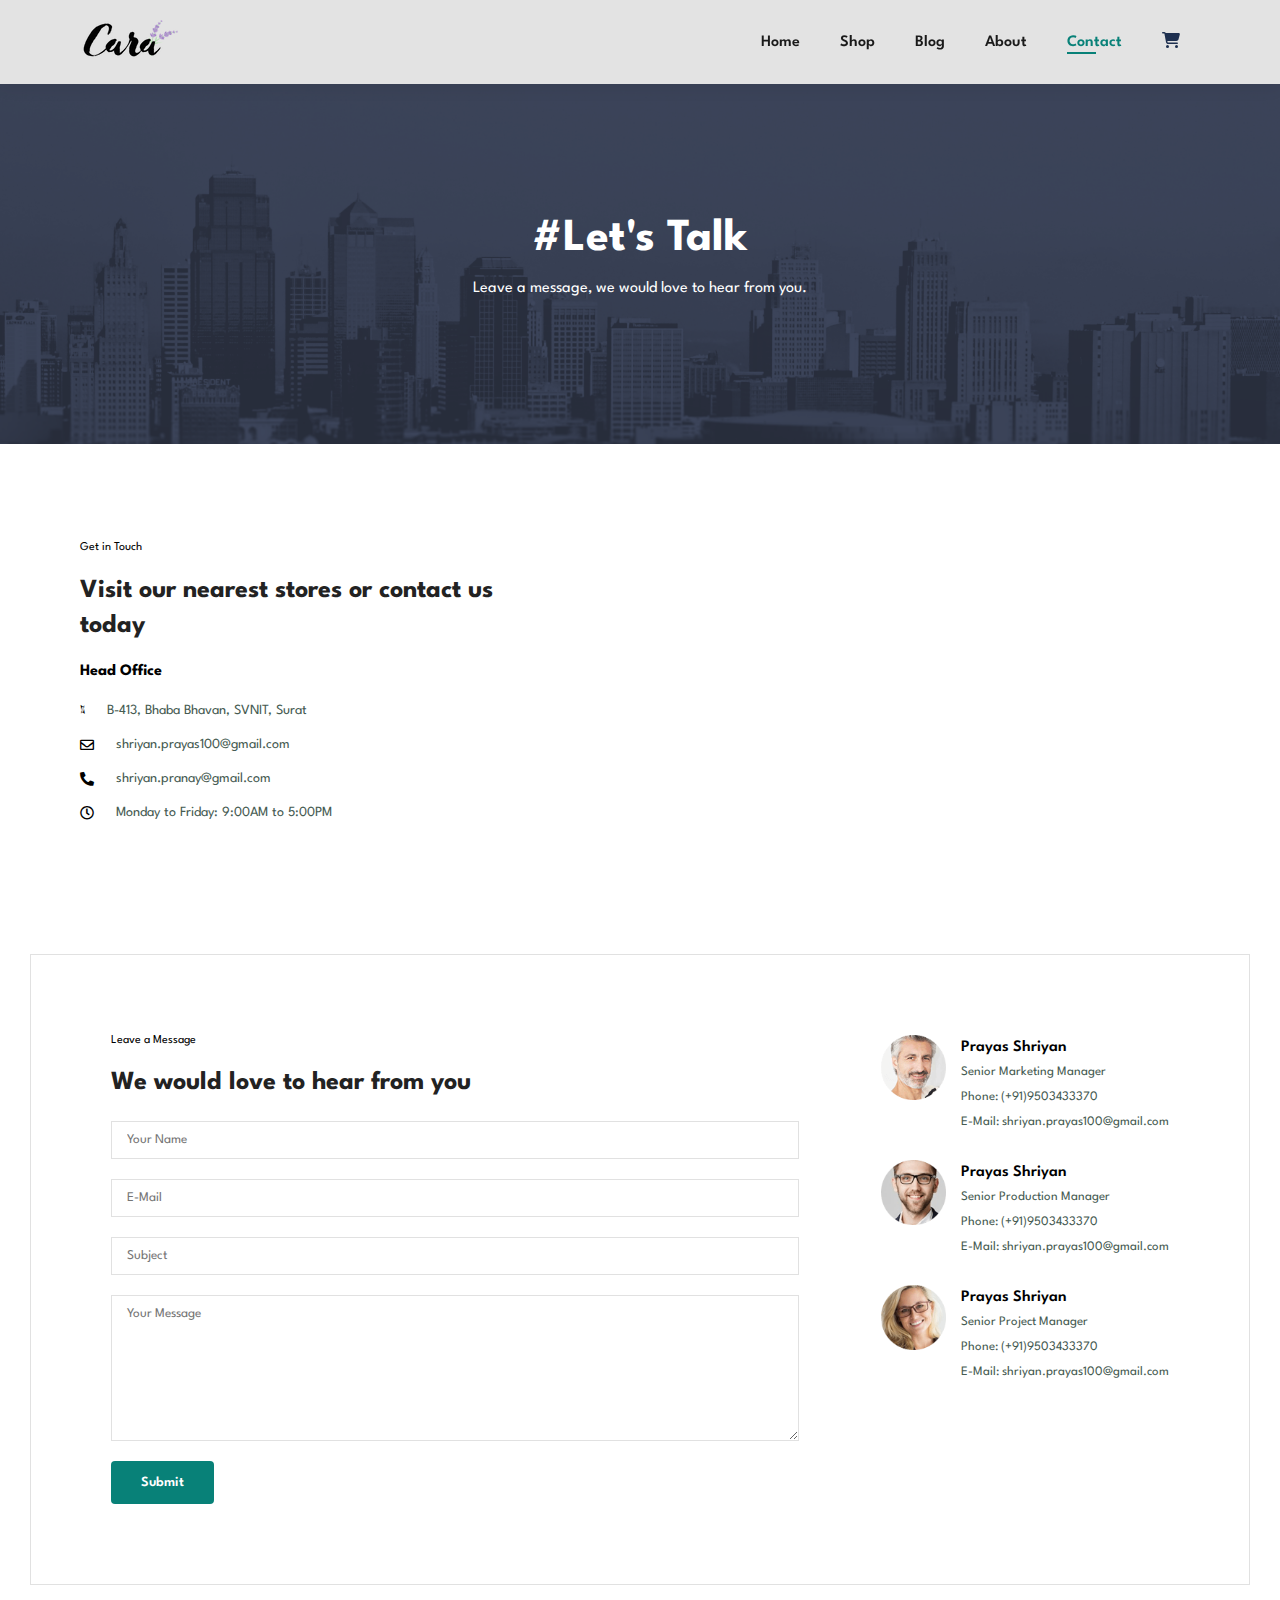
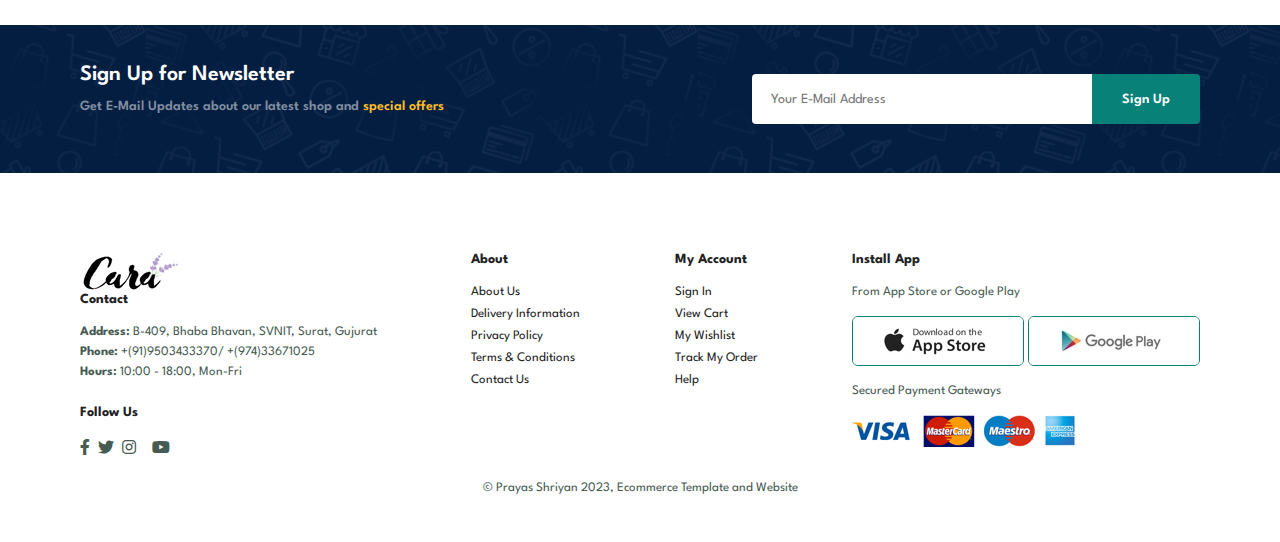
<file: contact.html>
<!DOCTYPE html>
<html lang="en">

    <head>
        <meta charset="UTF-8">
        <meta http-equiv="X-UA-Compatible" content="IE=edge">
        <meta name="viewport" content="width=device-width, initial-scale=1.0">
        <title>Prayas Ecommerce Website & Template</title>
        <link rel="stylesheet" href="https://pro.fontawesome.com/releases/v5.10.0/css/all.css" />
        

        <link rel="stylesheet" href="style.css">
    </head>

    <body>
        
        <section id="header">
            <a href="#"><img src="img/logo.png" class="logo" alt=""></a>

            <div>
                <ul id="navbar">
                    <li><a href="index.html">Home</a></li>
                    <li><a href="shop.html">Shop</a></li>
                    <li><a href="blog.html">Blog</a></li>   
                    <li><a href="about.html">About</a></li>
                    <li><a class="active" href="contact.html">Contact</a></li>
                    <li id="lg-bag"><a href="cart.html"><svg xmlns="http://www.w3.org/2000/svg" height="16" width="18" viewBox="0 0 576 512"><!--!Font Awesome Free 6.5.1 by @fontawesome - https://fontawesome.com License - https://fontawesome.com/license/free Copyright 2023 Fonticons, Inc.--><path opacity="1" fill="#1E3050" d="M0 24C0 10.7 10.7 0 24 0H69.5c22 0 41.5 12.8 50.6 32h411c26.3 0 45.5 25 38.6 50.4l-41 152.3c-8.5 31.4-37 53.3-69.5 53.3H170.7l5.4 28.5c2.2 11.3 12.1 19.5 23.6 19.5H488c13.3 0 24 10.7 24 24s-10.7 24-24 24H199.7c-34.6 0-64.3-24.6-70.7-58.5L77.4 54.5c-.7-3.8-4-6.5-7.9-6.5H24C10.7 48 0 37.3 0 24zM128 464a48 48 0 1 1 96 0 48 48 0 1 1 -96 0zm336-48a48 48 0 1 1 0 96 48 48 0 1 1 0-96z"/></svg></a></li>
                    <a href="#" id="close" class="close"><i class="far fa-times"></i></a>
                </ul>
            </div>
            <div id="mobile">
                <a href="cart.html"><svg xmlns="http://www.w3.org/2000/svg" height="16" width="18" viewBox="0 0 576 512"><!--!Font Awesome Free 6.5.1 by @fontawesome - https://fontawesome.com License - https://fontawesome.com/license/free Copyright 2023 Fonticons, Inc.--><path opacity="1" fill="#1E3050" d="M0 24C0 10.7 10.7 0 24 0H69.5c22 0 41.5 12.8 50.6 32h411c26.3 0 45.5 25 38.6 50.4l-41 152.3c-8.5 31.4-37 53.3-69.5 53.3H170.7l5.4 28.5c2.2 11.3 12.1 19.5 23.6 19.5H488c13.3 0 24 10.7 24 24s-10.7 24-24 24H199.7c-34.6 0-64.3-24.6-70.7-58.5L77.4 54.5c-.7-3.8-4-6.5-7.9-6.5H24C10.7 48 0 37.3 0 24zM128 464a48 48 0 1 1 96 0 48 48 0 1 1 -96 0zm336-48a48 48 0 1 1 0 96 48 48 0 1 1 0-96z"/></svg></a>
                <i id="bar" class="fas fa-outdent"></i>
            </div>

        </section>


        <section id="page-header" class="about-header">
            <h2>#Let's Talk</h2>
            <p>Leave a message, we would love to hear from you.</p>
        </section>

        <section id="contact-details" class="section-p1">
            <div class="details">
                <span>Get in Touch</span>
                <h2>Visit our nearest stores or contact us today</h2>
                <h3>Head Office</h3>
                <div>
                    <li>
                        <i class="fal fa-map"></i>
                        <p>B-413, Bhaba Bhavan, SVNIT, Surat</p>
                    </li>
                    <li>
                        <i class="far fa-envelope"></i>
                        <p>shriyan.prayas100@gmail.com</p>
                    </li>
                    <li>
                        <i class="fas fa-phone-alt"></i>
                        <p>shriyan.pranay@gmail.com</p>
                    </li>
                    <li>
                        <i class="far fa-clock"></i>
                        <p>Monday to Friday: 9:00AM to 5:00PM</p>
                    </li>
                </div>
            </div>
            <div class="map">
                <iframe src="https://www.google.com/maps/embed?pb=!1m18!1m12!1m3!1d3720.8117927424255!2d72.78573337526018!3d21.159886980522472!2m3!1f0!2f0!3f0!3m2!1i1024!2i768!4f13.1!3m3!1m2!1s0x3be04d620f8a7dff%3A0x27281aed487eaeb9!2sBhabha%20Bhavan!5e0!3m2!1sen!2sqa!4v1703499435446!5m2!1sen!2sqa" 
                width="600" height="450" style="border:0;" allowfullscreen="" loading="lazy" referrerpolicy="no-referrer-when-downgrade">
                </iframe>
            </div>

        </section>

        <section id="form-details">
            <form action="">
                <span>Leave a Message</span>
                <h2>We would love to hear from you</h2>
                <input type="text" placeholder="Your Name">
                <input type="text" placeholder="E-Mail">
                <input type="text" placeholder="Subject">
                <textarea name="" id="" cols="30" rows="10" placeholder="Your Message"></textarea>
                <button class="normal">Submit</button>
            </form>

            <div class="people">
                <div>
                    <img src="img/people/1.png" alt="">
                    <p><span>Prayas Shriyan</span> Senior Marketing Manager<br> Phone: (+91)9503433370 <br>E-Mail: shriyan.prayas100@gmail.com</p>
                </div>
                <div>
                    <img src="img/people/2.png" alt="">
                    <p><span>Prayas Shriyan</span> Senior Production Manager<br> Phone: (+91)9503433370 <br>E-Mail: shriyan.prayas100@gmail.com</p>
                </div>
                <div>
                    <img src="img/people/3.png" alt="">
                    <p><span>Prayas Shriyan</span> Senior Project Manager<br> Phone: (+91)9503433370 <br>E-Mail: shriyan.prayas100@gmail.com</p>
                </div>
            </div>
        </section>


        <section id="newsletter" class="section-p1 section-m1" >
            <div class="newstext">
                <h4>Sign Up for Newsletter</h4>
                <p>Get E-Mail Updates about our latest shop and <span>special offers</span></p>
            </div>
            <div class="form">
                <input type="text" placeholder="Your E-Mail Address">
                <button class="normal">Sign Up</button>
            </div>
            
        </section>


        <footer class="section-p1">
            <div class="col">
                <img class="logo" src="img/logo.png" alt="">
                <h4>Contact</h4>
                <p><strong>Address: </strong> B-409, Bhaba Bhavan, SVNIT, Surat, Gujurat</p>
                <p><strong>Phone: </strong> +(91)9503433370/ +(974)33671025</p>
                <p><strong>Hours: </strong> 10:00 - 18:00, Mon-Fri</p>
                <div class="follow">
                    <h4>Follow Us</h4>
                    <div class="icon">
                        <i class="fab fa-facebook-f"></i>
                        <i class="fab fa-twitter"></i>
                        <i class="fab fa-instagram"></i>
                        <i class="fab fa-pintrest-p"></i>
                        <i class="fab fa-youtube"></i>
                    </div>
                </div>
            </div>

            <div class="col">
                <h4>About</h4>
                <a href="#">About Us</a>
                <a href="#">Delivery Information</a>
                <a href="#">Privacy Policy</a>
                <a href="#">Terms & Conditions</a>
                <a href="#">Contact Us</a>
            </div>

            <div class="col">
                <h4>My Account</h4>
                <a href="#">Sign In</a>
                <a href="#">View Cart</a>
                <a href="#">My Wishlist</a>
                <a href="#">Track My Order</a>
                <a href="#">Help</a>
            </div>

            <div class="col install">
                <h4>Install App</h4>
                <p>From App Store or Google Play</p>
                <div class="row">
                    <img src="img/pay/app.jpg" alt="">
                    <img src="img/pay/play.jpg" alt="">
                </div>
                <p>Secured Payment Gateways</p>
                <img src="img/pay/pay.png" alt="">
            </div>

            <div class="copyright">
                <p> © Prayas Shriyan 2023, Ecommerce Template and Website</p>
            </div>
 
        </footer>
        <script src="script.js"></script>
    </body>

</html>
</file>
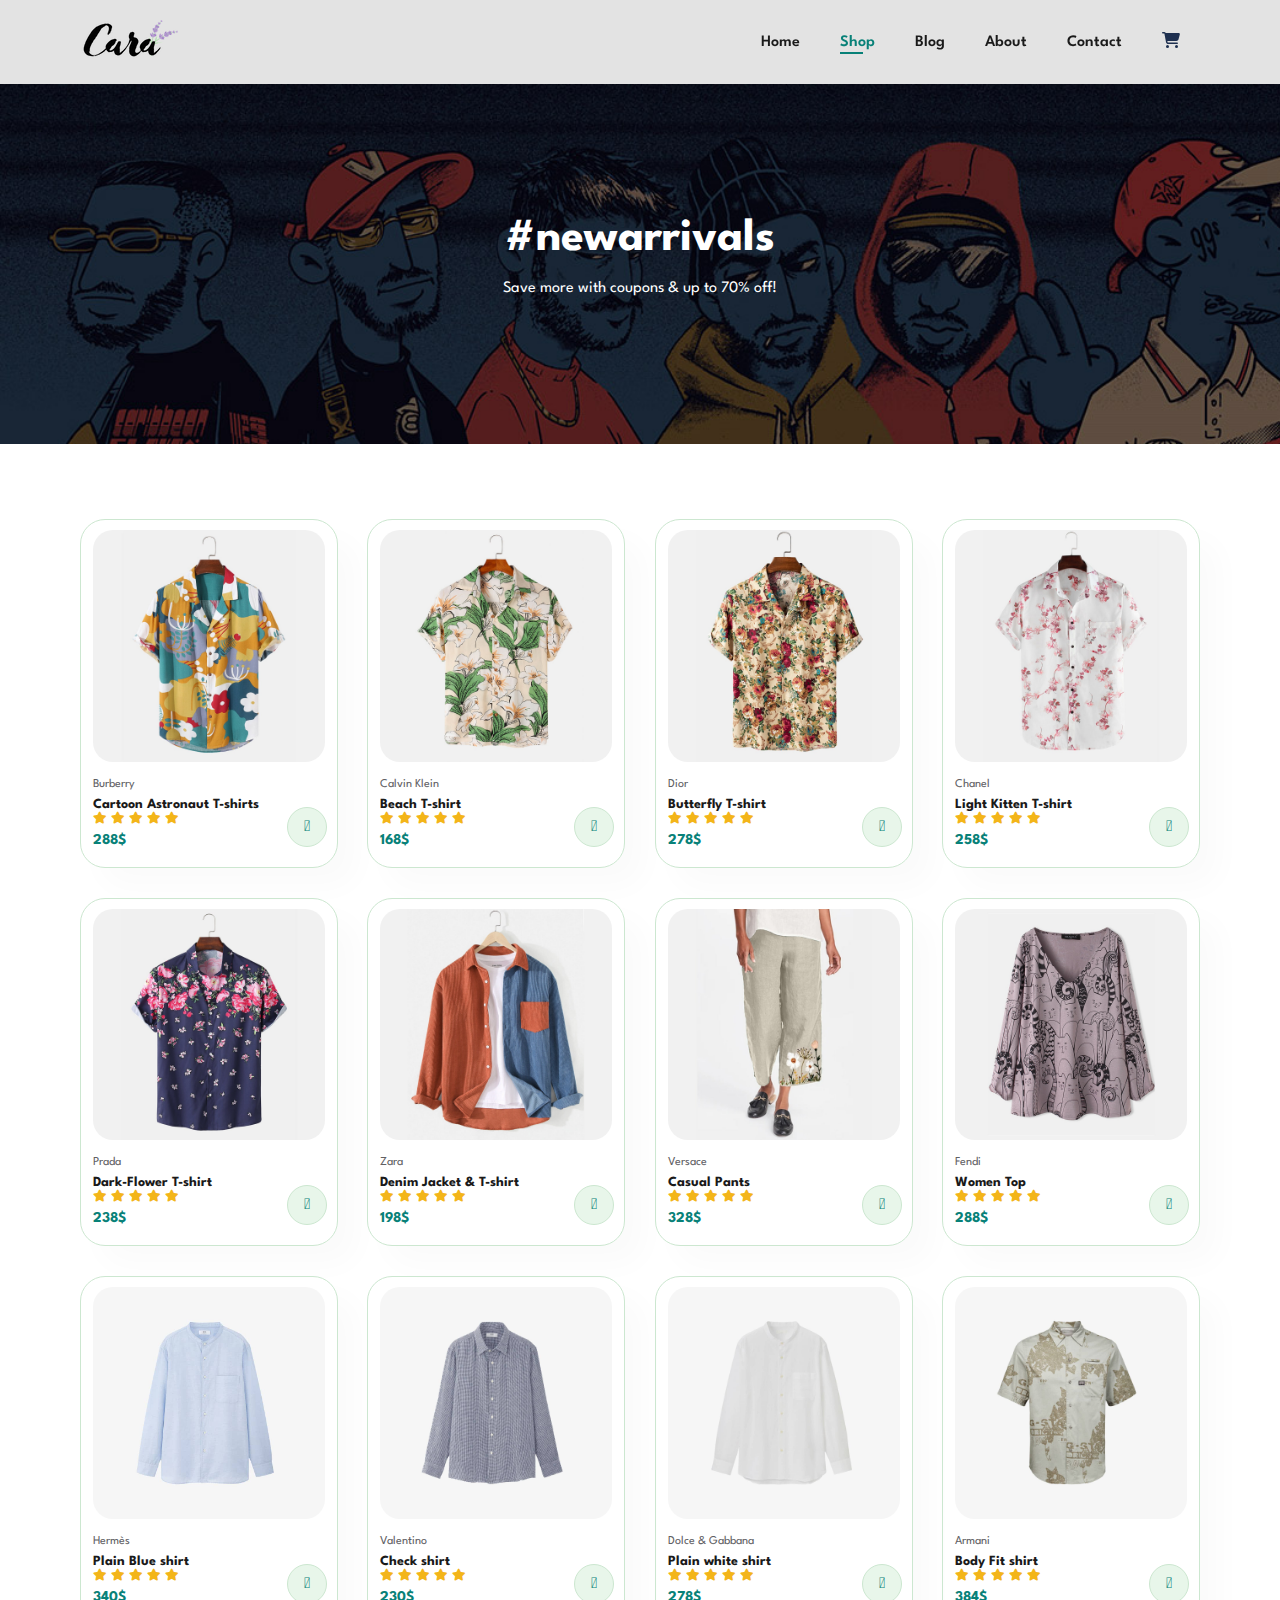
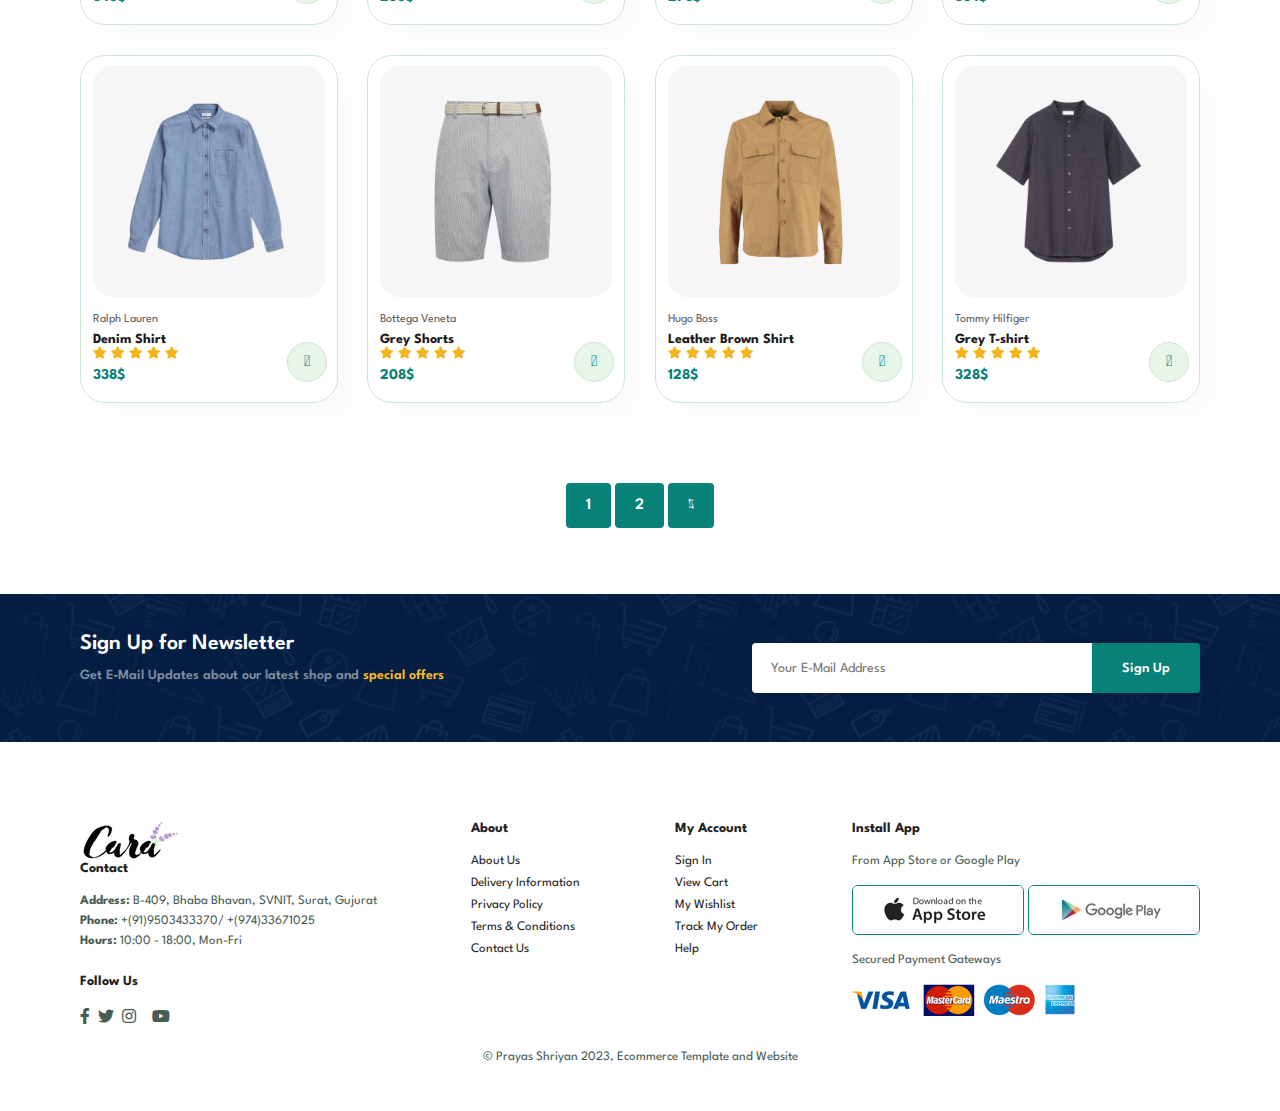
<file: shop.html>
<!DOCTYPE html>
<html lang="en">

    <head>
        <meta charset="UTF-8">
        <meta http-equiv="X-UA-Compatible" content="IE=edge">
        <meta name="viewport" content="width=device-width, initial-scale=1.0">
        <title>Prayas Ecommerce Website & Template</title>
        <link rel="stylesheet" href="https://pro.fontawesome.com/releases/v5.10.0/css/all.css" />
        

        <link rel="stylesheet" href="style.css">
    </head>

    <body>
        
        <section id="header">
            <a href="#"><img src="img/logo.png" class="logo" alt=""></a>

            <div>
                <ul id="navbar">
                    <li><a href="index.html">Home</a></li>
                    <li><a class="active" href="shop.html">Shop</a></li>
                    <li><a href="blog.html">Blog</a></li>   
                    <li><a href="about.html">About</a></li>
                    <li><a href="contact.html">Contact</a></li>
                    <li id="lg-bag"><a href="cart.html"><svg xmlns="http://www.w3.org/2000/svg" height="16" width="18" viewBox="0 0 576 512"><!--!Font Awesome Free 6.5.1 by @fontawesome - https://fontawesome.com License - https://fontawesome.com/license/free Copyright 2023 Fonticons, Inc.--><path opacity="1" fill="#1E3050" d="M0 24C0 10.7 10.7 0 24 0H69.5c22 0 41.5 12.8 50.6 32h411c26.3 0 45.5 25 38.6 50.4l-41 152.3c-8.5 31.4-37 53.3-69.5 53.3H170.7l5.4 28.5c2.2 11.3 12.1 19.5 23.6 19.5H488c13.3 0 24 10.7 24 24s-10.7 24-24 24H199.7c-34.6 0-64.3-24.6-70.7-58.5L77.4 54.5c-.7-3.8-4-6.5-7.9-6.5H24C10.7 48 0 37.3 0 24zM128 464a48 48 0 1 1 96 0 48 48 0 1 1 -96 0zm336-48a48 48 0 1 1 0 96 48 48 0 1 1 0-96z"/></svg></a></li>
                    <a href="#" id="close" class="close"><i class="far fa-times"></i></a>
                </ul>
            </div>
            <div id="mobile">
                <a href="cart.html"><svg xmlns="http://www.w3.org/2000/svg" height="16" width="18" viewBox="0 0 576 512"><!--!Font Awesome Free 6.5.1 by @fontawesome - https://fontawesome.com License - https://fontawesome.com/license/free Copyright 2023 Fonticons, Inc.--><path opacity="1" fill="#1E3050" d="M0 24C0 10.7 10.7 0 24 0H69.5c22 0 41.5 12.8 50.6 32h411c26.3 0 45.5 25 38.6 50.4l-41 152.3c-8.5 31.4-37 53.3-69.5 53.3H170.7l5.4 28.5c2.2 11.3 12.1 19.5 23.6 19.5H488c13.3 0 24 10.7 24 24s-10.7 24-24 24H199.7c-34.6 0-64.3-24.6-70.7-58.5L77.4 54.5c-.7-3.8-4-6.5-7.9-6.5H24C10.7 48 0 37.3 0 24zM128 464a48 48 0 1 1 96 0 48 48 0 1 1 -96 0zm336-48a48 48 0 1 1 0 96 48 48 0 1 1 0-96z"/></svg></a>
                <i id="bar" class="fas fa-outdent"></i>
            </div>

        </section>


        <section id="page-header">
            <h2>#newarrivals</h2>
            <p>Save more with coupons & up to 70% off!</p>
        </section>
        
        <section id="product1" class="section-p1">
            <div class="pro-container">
                <div class="pro" onclick="window.location.href='sproduct.html';">
                    <img src="img/products/f1.jpg" alt="">
                    <div class="des">
                        <span>Burberry</span>
                        <h5>Cartoon Astronaut T-shirts</h5>
                        <div class="star">
                            <i class="fas fa-star"></i>
                            <i class="fas fa-star"></i>
                            <i class="fas fa-star"></i>
                            <i class="fas fa-star"></i>
                            <i class="fas fa-star"></i>
                        </div>
                        <h4>288$</h4>
                    </div>
                    <a href="#"><i class="fal fa-shopping-cart cart"></i></a>
                </div>
                <div class="pro">
                    <img src="img/products/f2.jpg" alt="">
                    <div class="des">
                        <span>Calvin Klein</span>
                        <h5>Beach T-shirt</h5>
                        <div class="star">
                            <i class="fas fa-star"></i>
                            <i class="fas fa-star"></i>
                            <i class="fas fa-star"></i>
                            <i class="fas fa-star"></i>
                            <i class="fas fa-star"></i>
                        </div>
                        <h4>168$</h4>
                    </div>
                    <a href="#"><i class="fal fa-shopping-cart cart"></i></a>
                </div>
                <div class="pro">
                    <img src="img/products/f3.jpg" alt="">
                    <div class="des">
                        <span>Dior</span>
                        <h5>Butterfly T-shirt</h5>
                        <div class="star">
                            <i class="fas fa-star"></i>
                            <i class="fas fa-star"></i>
                            <i class="fas fa-star"></i>
                            <i class="fas fa-star"></i>
                            <i class="fas fa-star"></i>
                        </div>
                        <h4>278$</h4>
                    </div>
                    <a href="#"><i class="fal fa-shopping-cart cart"></i></a>
                </div>
                <div class="pro">
                    <img src="img/products/f4.jpg" alt="">
                    <div class="des">
                        <span>Chanel</span>
                        <h5>Light Kitten T-shirt</h5>
                        <div class="star">
                            <i class="fas fa-star"></i>
                            <i class="fas fa-star"></i>
                            <i class="fas fa-star"></i>
                            <i class="fas fa-star"></i>
                            <i class="fas fa-star"></i>
                        </div>
                        <h4>258$</h4>
                    </div>
                    <a href="#"><i class="fal fa-shopping-cart cart"></i></a>
                </div>
                <div class="pro">
                    <img src="img/products/f5.jpg" alt="">
                    <div class="des">
                        <span>Prada</span>
                        <h5>Dark-Flower T-shirt</h5>
                        <div class="star">
                            <i class="fas fa-star"></i>
                            <i class="fas fa-star"></i>
                            <i class="fas fa-star"></i>
                            <i class="fas fa-star"></i>
                            <i class="fas fa-star"></i>
                        </div>
                        <h4>238$</h4>
                    </div>
                    <a href="#"><i class="fal fa-shopping-cart cart"></i></a>
                </div>
                <div class="pro">
                    <img src="img/products/f6.jpg" alt="">
                    <div class="des">
                        <span>Zara</span>
                        <h5>Denim Jacket & T-shirt</h5>
                        <div class="star">
                            <i class="fas fa-star"></i>
                            <i class="fas fa-star"></i>
                            <i class="fas fa-star"></i>
                            <i class="fas fa-star"></i>
                            <i class="fas fa-star"></i>
                        </div>
                        <h4>198$</h4>
                    </div>
                    <a href="#"><i class="fal fa-shopping-cart cart"></i></a>
                </div>
                <div class="pro">
                    <img src="img/products/f7.jpg" alt="">
                    <div class="des">
                        <span>Versace</span>
                        <h5>Casual Pants</h5>
                        <div class="star">
                            <i class="fas fa-star"></i>
                            <i class="fas fa-star"></i>
                            <i class="fas fa-star"></i>
                            <i class="fas fa-star"></i>
                            <i class="fas fa-star"></i>
                        </div>
                        <h4>328$</h4>
                    </div>
                    <a href="#"><i class="fal fa-shopping-cart cart"></i></a>
                </div>
                <div class="pro">
                    <img src="img/products/f8.jpg" alt="">
                    <div class="des">
                        <span>Fendi</span>
                        <h5> Women Top</h5>
                        <div class="star">
                            <i class="fas fa-star"></i>
                            <i class="fas fa-star"></i>
                            <i class="fas fa-star"></i>
                            <i class="fas fa-star"></i>
                            <i class="fas fa-star"></i>
                        </div>
                        <h4>288$</h4>
                    </div>
                    <a href="#"><i class="fal fa-shopping-cart cart"></i></a>
                </div>
            
                <div class="pro">
                    <img src="img/products/n1.jpg" alt="">
                    <div class="des">
                        <span>Hermès</span>
                        <h5>Plain Blue shirt</h5>
                        <div class="star">
                            <i class="fas fa-star"></i>
                            <i class="fas fa-star"></i>
                            <i class="fas fa-star"></i>
                            <i class="fas fa-star"></i>
                            <i class="fas fa-star"></i>
                        </div>
                        <h4>340$</h4>
                    </div>
                    <a href="#"><i class="fal fa-shopping-cart cart"></i></a>
                </div>
                <div class="pro">
                    <img src="img/products/n2.jpg" alt="">
                    <div class="des">
                        <span>Valentino</span>
                        <h5>Check shirt</h5>
                        <div class="star">
                            <i class="fas fa-star"></i>
                            <i class="fas fa-star"></i>
                            <i class="fas fa-star"></i>
                            <i class="fas fa-star"></i>
                            <i class="fas fa-star"></i>
                        </div>
                        <h4>230$</h4>
                    </div>
                    <a href="#"><i class="fal fa-shopping-cart cart"></i></a>
                </div>
                <div class="pro">
                    <img src="img/products/n3.jpg" alt="">
                    <div class="des">
                        <span>Dolce & Gabbana</span>
                        <h5>Plain white shirt</h5>
                        <div class="star">
                            <i class="fas fa-star"></i>
                            <i class="fas fa-star"></i>
                            <i class="fas fa-star"></i>
                            <i class="fas fa-star"></i>
                            <i class="fas fa-star"></i>
                        </div>
                        <h4>278$</h4>
                    </div>
                    <a href="#"><i class="fal fa-shopping-cart cart"></i></a>
                </div>
                <div class="pro">
                    <img src="img/products/n4.jpg" alt="">
                    <div class="des">
                        <span>Armani</span>
                        <h5>Body Fit shirt</h5>
                        <div class="star">
                            <i class="fas fa-star"></i>
                            <i class="fas fa-star"></i>
                            <i class="fas fa-star"></i>
                            <i class="fas fa-star"></i>
                            <i class="fas fa-star"></i>
                        </div>
                        <h4>384$</h4>
                    </div>
                    <a href="#"><i class="fal fa-shopping-cart cart"></i></a>
                </div>
                <div class="pro">
                    <img src="img/products/n5.jpg" alt="">
                    <div class="des">
                        <span>Ralph Lauren</span>
                        <h5>Denim Shirt</h5>
                        <div class="star">
                            <i class="fas fa-star"></i>
                            <i class="fas fa-star"></i>
                            <i class="fas fa-star"></i>
                            <i class="fas fa-star"></i>
                            <i class="fas fa-star"></i>
                        </div>
                        <h4>338$</h4>
                    </div>
                    <a href="#"><i class="fal fa-shopping-cart cart"></i></a>
                </div>
                <div class="pro">
                    <img src="img/products/n6.jpg" alt="">
                    <div class="des">
                        <span>Bottega Veneta</span>
                        <h5> Grey Shorts</h5>
                        <div class="star">
                            <i class="fas fa-star"></i>
                            <i class="fas fa-star"></i>
                            <i class="fas fa-star"></i>
                            <i class="fas fa-star"></i>
                            <i class="fas fa-star"></i>
                        </div>
                        <h4>208$</h4>
                    </div>
                    <a href="#"><i class="fal fa-shopping-cart cart"></i></a>
                </div>
                <div class="pro">
                    <img src="img/products/n7.jpg" alt="">
                    <div class="des">
                        <span>Hugo Boss</span>
                        <h5>Leather Brown Shirt</h5>
                        <div class="star">
                            <i class="fas fa-star"></i>
                            <i class="fas fa-star"></i>
                            <i class="fas fa-star"></i>
                            <i class="fas fa-star"></i>
                            <i class="fas fa-star"></i>
                        </div>
                        <h4>128$</h4>
                    </div>
                    <a href="#"><i class="fal fa-shopping-cart cart"></i></a>
                </div>
                <div class="pro">
                    <img src="img/products/n8.jpg" alt="">
                    <div class="des">
                        <span>Tommy Hilfiger</span>
                        <h5> Grey T-shirt</h5>
                        <div class="star">
                            <i class="fas fa-star"></i>
                            <i class="fas fa-star"></i>
                            <i class="fas fa-star"></i>
                            <i class="fas fa-star"></i>
                            <i class="fas fa-star"></i>
                        </div>
                        <h4>328$</h4>
                    </div>
                    <a href="#"><i class="fal fa-shopping-cart cart"></i></a>
                </div>
            </div>
        </section>

        <section id="pagination" class="section-p1">
            <a href="">1</a>
            <a href="">2</a>
            <a href="#"><i class="fal fa-long-arrow-alt-right"></i></a>
            

        </section>


        
        <section id="newsletter" class="section-p1 section-m1" >
            <div class="newstext">
                <h4>Sign Up for Newsletter</h4>
                <p>Get E-Mail Updates about our latest shop and <span>special offers</span></p>
            </div>
            <div class="form">
                <input type="text" placeholder="Your E-Mail Address">
                <button class="normal">Sign Up</button>
            </div>
            
        </section>

        <footer class="section-p1">
            <div class="col">
                <img class="logo" src="img/logo.png" alt="">
                <h4>Contact</h4>
                <p><strong>Address: </strong> B-409, Bhaba Bhavan, SVNIT, Surat, Gujurat</p>
                <p><strong>Phone: </strong> +(91)9503433370/ +(974)33671025</p>
                <p><strong>Hours: </strong> 10:00 - 18:00, Mon-Fri</p>
                <div class="follow">
                    <h4>Follow Us</h4>
                    <div class="icon">
                        <i class="fab fa-facebook-f"></i>
                        <i class="fab fa-twitter"></i>
                        <i class="fab fa-instagram"></i>
                        <i class="fab fa-pintrest-p"></i>
                        <i class="fab fa-youtube"></i>
                    </div>
                </div>
            </div>

            <div class="col">
                <h4>About</h4>
                <a href="#">About Us</a>
                <a href="#">Delivery Information</a>
                <a href="#">Privacy Policy</a>
                <a href="#">Terms & Conditions</a>
                <a href="#">Contact Us</a>
            </div>

            <div class="col">
                <h4>My Account</h4>
                <a href="#">Sign In</a>
                <a href="#">View Cart</a>
                <a href="#">My Wishlist</a>
                <a href="#">Track My Order</a>
                <a href="#">Help</a>
            </div>

            <div class="col install">
                <h4>Install App</h4>
                <p>From App Store or Google Play</p>
                <div class="row">
                    <img src="img/pay/app.jpg" alt="">
                    <img src="img/pay/play.jpg" alt="">
                </div>
                <p>Secured Payment Gateways</p>
                <img src="img/pay/pay.png" alt="">
            </div>

            <div class="copyright">
                <p> © Prayas Shriyan 2023, Ecommerce Template and Website</p>
            </div>
 
        </footer>
        <script src="script.js"></script>
    </body>

</html>
</file>
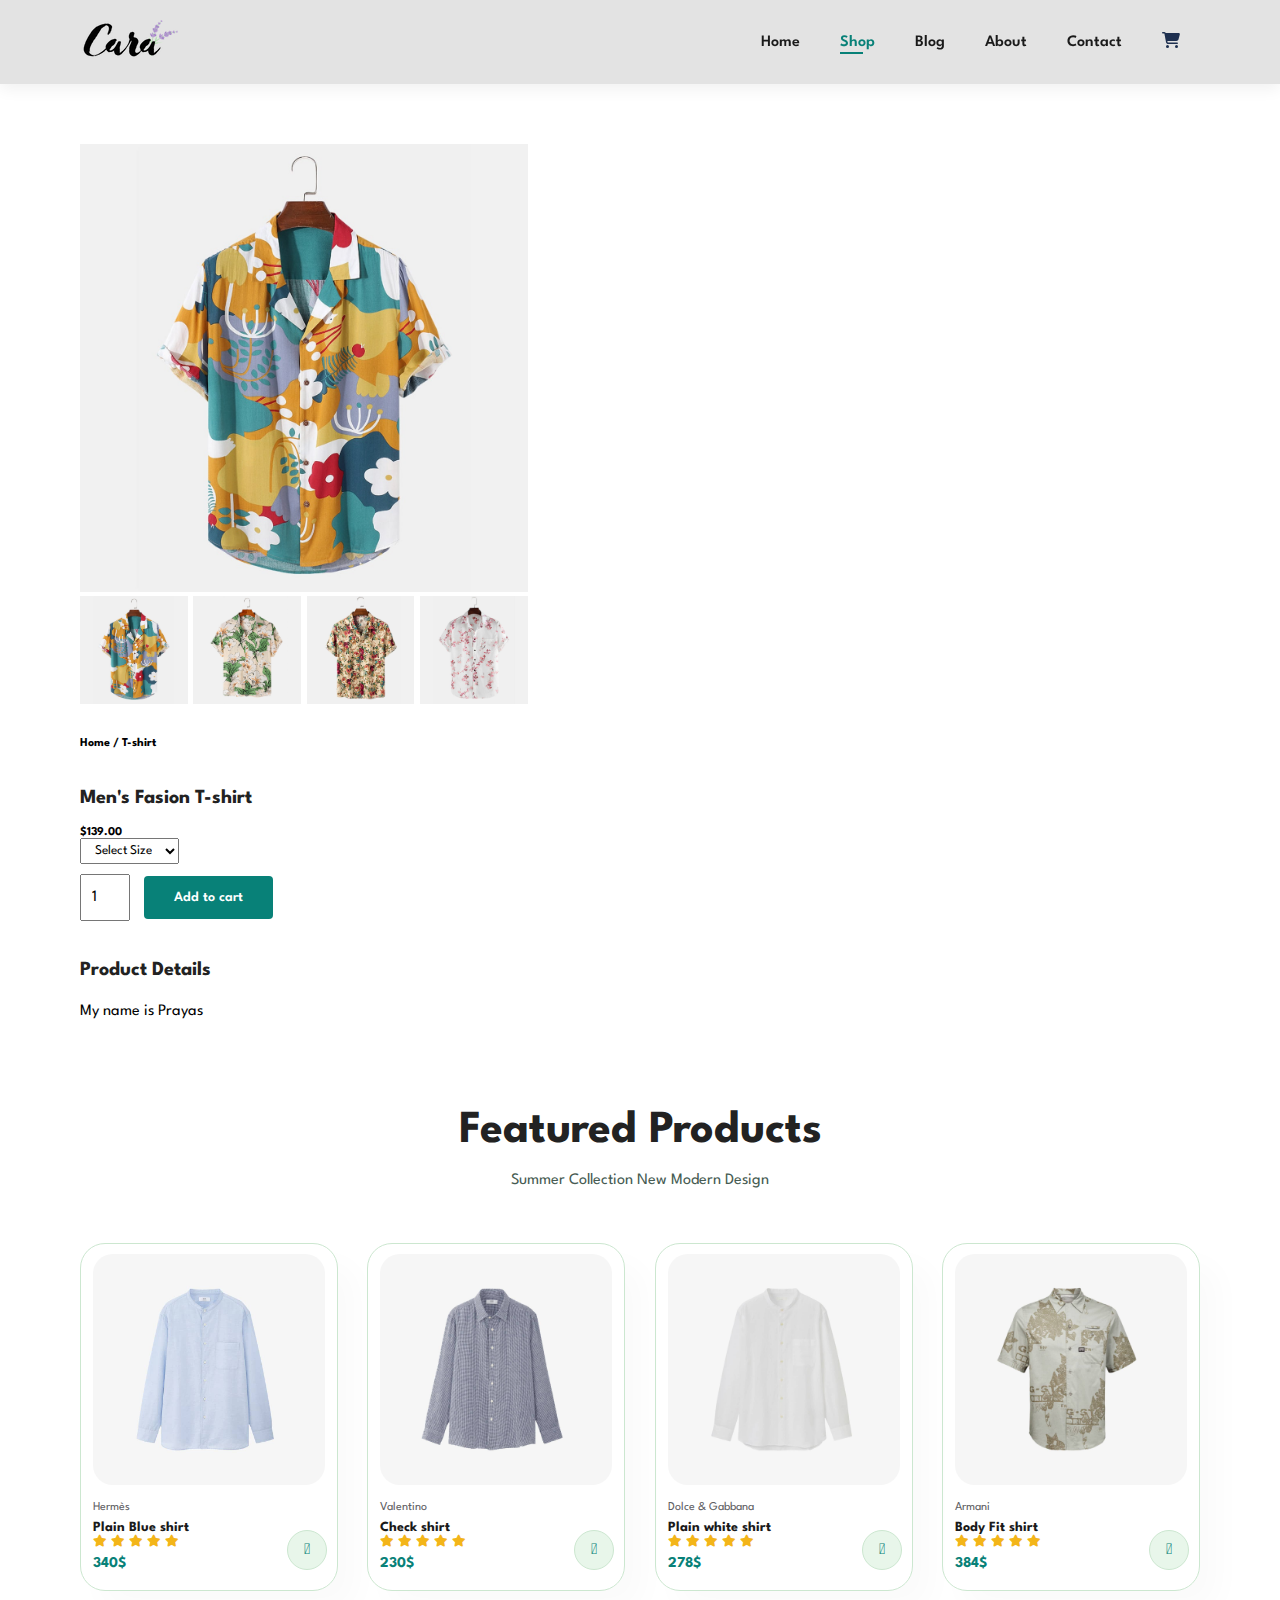
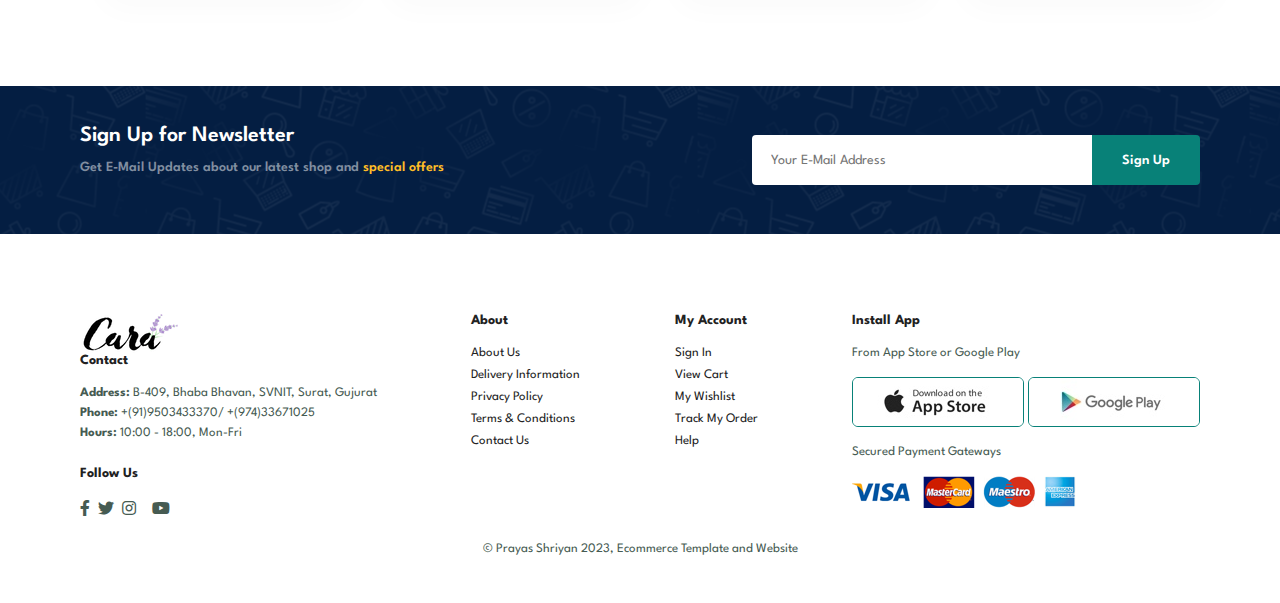
<file: sproduct.html>
<!DOCTYPE html>
<html lang="en">

    <head>
        <meta charset="UTF-8">
        <meta http-equiv="X-UA-Compatible" content="IE=edge">
        <meta name="viewport" content="width=device-width, initial-scale=1.0">
        <title>Tech2etc Ecommerce Tutorial</title>
        <link rel="stylesheet" href="https://pro.fontawesome.com/releases/v5.10.0/css/all.css" />
        

        <link rel="stylesheet" href="style.css">
    </head>

    <body>
        
        <section id="header">
            <a href="#"><img src="img/logo.png" class="logo" alt=""></a>

            <div>
                <ul id="navbar">
                    <li><a href="index.html">Home</a></li>
                    <li><a class="active" href="shop.html">Shop</a></li>
                    <li><a href="blog.html">Blog</a></li>   
                    <li><a href="about.html">About</a></li>
                    <li><a href="contact.html">Contact</a></li>
                    <li id="lg-bag"><a href="cart.html"><svg xmlns="http://www.w3.org/2000/svg" height="16" width="18" viewBox="0 0 576 512"><!--!Font Awesome Free 6.5.1 by @fontawesome - https://fontawesome.com License - https://fontawesome.com/license/free Copyright 2023 Fonticons, Inc.--><path opacity="1" fill="#1E3050" d="M0 24C0 10.7 10.7 0 24 0H69.5c22 0 41.5 12.8 50.6 32h411c26.3 0 45.5 25 38.6 50.4l-41 152.3c-8.5 31.4-37 53.3-69.5 53.3H170.7l5.4 28.5c2.2 11.3 12.1 19.5 23.6 19.5H488c13.3 0 24 10.7 24 24s-10.7 24-24 24H199.7c-34.6 0-64.3-24.6-70.7-58.5L77.4 54.5c-.7-3.8-4-6.5-7.9-6.5H24C10.7 48 0 37.3 0 24zM128 464a48 48 0 1 1 96 0 48 48 0 1 1 -96 0zm336-48a48 48 0 1 1 0 96 48 48 0 1 1 0-96z"/></svg></a></li>
                    <a href="#" id="close" class="close"><i class="far fa-times"></i></a>
                </ul>
            </div>
            <div id="mobile">
                <a href="cart.html"><svg xmlns="http://www.w3.org/2000/svg" height="16" width="18" viewBox="0 0 576 512"><!--!Font Awesome Free 6.5.1 by @fontawesome - https://fontawesome.com License - https://fontawesome.com/license/free Copyright 2023 Fonticons, Inc.--><path opacity="1" fill="#1E3050" d="M0 24C0 10.7 10.7 0 24 0H69.5c22 0 41.5 12.8 50.6 32h411c26.3 0 45.5 25 38.6 50.4l-41 152.3c-8.5 31.4-37 53.3-69.5 53.3H170.7l5.4 28.5c2.2 11.3 12.1 19.5 23.6 19.5H488c13.3 0 24 10.7 24 24s-10.7 24-24 24H199.7c-34.6 0-64.3-24.6-70.7-58.5L77.4 54.5c-.7-3.8-4-6.5-7.9-6.5H24C10.7 48 0 37.3 0 24zM128 464a48 48 0 1 1 96 0 48 48 0 1 1 -96 0zm336-48a48 48 0 1 1 0 96 48 48 0 1 1 0-96z"/></svg></a>
                <i id="bar" class="fas fa-outdent"></i>
            </div>

        </section>

        <section id="prodetails" class="section-p1">
            <div class="single-pro-image">
                <img src="img/products/f1.jpg" width="100%" id="MainImg" alt="">

                <div class="small-img-group">
                    <div class="small-img-col">
                        <img src="img/products/f1.jpg" width="100%" class="small-img" alt="">
                    </div>
                    <div class="small-img-col">
                        <img src="img/products/f2.jpg" width="100%" class="small-img" alt="">
                    </div>
                    <div class="small-img-col">
                        <img src="img/products/f3.jpg" width="100%" class="small-img" alt="">
                    </div>
                    <div class="small-img-col">
                        <img src="img/products/f4.jpg" width="100%" class="small-img" alt="">
                    </div>
                </div>
            </div>

            <div class="single-pro-details">
                <h6>Home / T-shirt</h6>
                <h4>Men's Fasion T-shirt</h4>
                <h6>$139.00</h6>
                <select>
                    <option>Select Size</option>
                    <option>XXL</option>
                    <option>XL</option>
                    <option>Large</option>
                    <option>Medium</option>  
                    <option>Small</option>
                </select>
                    <input type="number" value="1">
                    <button class="normal">Add to cart</button>
                    <h4>Product Details</h4>
                    <span>My name is Prayas</span>
            </div>
        </section>


        <section id="product1" class="section-p1">
            <h2>Featured Products</h2>
            <p>Summer Collection New Modern Design</p>
            <div class="pro-container">
                <div class="pro">
                    <img src="img/products/n1.jpg" alt="">
                    <div class="des">
                        <span>Hermès</span>
                        <h5>Plain Blue shirt</h5>
                        <div class="star">
                            <i class="fas fa-star"></i>
                            <i class="fas fa-star"></i>
                            <i class="fas fa-star"></i>
                            <i class="fas fa-star"></i>
                            <i class="fas fa-star"></i>
                        </div>
                        <h4>340$</h4>
                    </div>
                    <a href="#"><i class="fal fa-shopping-cart cart"></i></a>
                </div>
                <div class="pro">
                    <img src="img/products/n2.jpg" alt="">
                    <div class="des">
                        <span>Valentino</span>
                        <h5>Check shirt</h5>
                        <div class="star">
                            <i class="fas fa-star"></i>
                            <i class="fas fa-star"></i>
                            <i class="fas fa-star"></i>
                            <i class="fas fa-star"></i>
                            <i class="fas fa-star"></i>
                        </div>
                        <h4>230$</h4>
                    </div>
                    <a href="#"><i class="fal fa-shopping-cart cart"></i></a>
                </div>
                <div class="pro">
                    <img src="img/products/n3.jpg" alt="">
                    <div class="des">
                        <span>Dolce & Gabbana</span>
                        <h5>Plain white shirt</h5>
                        <div class="star">
                            <i class="fas fa-star"></i>
                            <i class="fas fa-star"></i>
                            <i class="fas fa-star"></i>
                            <i class="fas fa-star"></i>
                            <i class="fas fa-star"></i>
                        </div>
                        <h4>278$</h4>
                    </div>
                    <a href="#"><i class="fal fa-shopping-cart cart"></i></a>
                </div>
                <div class="pro">
                    <img src="img/products/n4.jpg" alt="">
                    <div class="des">
                        <span>Armani</span>
                        <h5>Body Fit shirt</h5>
                        <div class="star">
                            <i class="fas fa-star"></i>
                            <i class="fas fa-star"></i>
                            <i class="fas fa-star"></i>
                            <i class="fas fa-star"></i>
                            <i class="fas fa-star"></i>
                        </div>
                        <h4>384$</h4>
                    </div>
                    <a href="#"><i class="fal fa-shopping-cart cart"></i></a>
                </div>
            </div>
        </section>


        <section id="newsletter" class="section-p1 section-m1" >
            <div class="newstext">
                <h4>Sign Up for Newsletter</h4>
                <p>Get E-Mail Updates about our latest shop and <span>special offers</span></p>
            </div>
            <div class="form">
                <input type="text" placeholder="Your E-Mail Address">
                <button class="normal">Sign Up</button>
            </div>
            
        </section>

        <footer class="section-p1">
            <div class="col">
                <img class="logo" src="img/logo.png" alt="">
                <h4>Contact</h4>
                <p><strong>Address: </strong> B-409, Bhaba Bhavan, SVNIT, Surat, Gujurat</p>
                <p><strong>Phone: </strong> +(91)9503433370/ +(974)33671025</p>
                <p><strong>Hours: </strong> 10:00 - 18:00, Mon-Fri</p>
                <div class="follow">
                    <h4>Follow Us</h4>
                    <div class="icon">
                        <i class="fab fa-facebook-f"></i>
                        <i class="fab fa-twitter"></i>
                        <i class="fab fa-instagram"></i>
                        <i class="fab fa-pintrest-p"></i>
                        <i class="fab fa-youtube"></i>
                    </div>
                </div>
            </div>

            <div class="col">
                <h4>About</h4>
                <a href="#">About Us</a>
                <a href="#">Delivery Information</a>
                <a href="#">Privacy Policy</a>
                <a href="#">Terms & Conditions</a>
                <a href="#">Contact Us</a>
            </div>

            <div class="col">
                <h4>My Account</h4>
                <a href="#">Sign In</a>
                <a href="#">View Cart</a>
                <a href="#">My Wishlist</a>
                <a href="#">Track My Order</a>
                <a href="#">Help</a>
            </div>

            <div class="col install">
                <h4>Install App</h4>
                <p>From App Store or Google Play</p>
                <div class="row">
                    <img src="img/pay/app.jpg" alt="">
                    <img src="img/pay/play.jpg" alt="">
                </div>
                <p>Secured Payment Gateways</p>
                <img src="img/pay/pay.png" alt="">
            </div>

            <div class="copyright">
                <p> © Prayas Shriyan 2023, Ecommerce Template and Website</p>
            </div>
 
        </footer>

        <script>
            var MainImg = document.getElementById("MainImg");
            var smallimg = document.getElementsByClassName("small-img");
            smallimg[0].onclick = function(){
                MainImg.src = smallimg[0].src;
            }
            smallimg[1].onclick = function(){
                MainImg.src = smallimg[1].src;
            }
            smallimg[2].onclick = function(){
                MainImg.src = smallimg[2].src;
            }
            smallimg[3].onclick = function(){
                MainImg.src = smallimg[3].src;
            }
        </script>



        <script src="script.js"></script>
    </body>

</html>
</file>
<file: style.css>
@import url("https://fonts.googleapis.com/css2?family=Spartan:wght@100;200;300;400;500;600;700;800;900&display=swap");
* {
  margin: 0;
  padding: 0;
  box-sizing: border-box;
  font-family: "Spartan", sans-serif;
}

html {
  scroll-behavior: smooth;
}

/* Global Styles */

h1 {
  font-size: 50px;
  line-height: 64px;
  color: #222;
}

h2 {
  font-size: 46px;
  line-height: 54px;
  color: #222;
}

h4 {
  font-size: 20px;
  color: #222;
}

h6 {
  font-weight: 700;
  font-size: 12px;
}

p {
  font-size: 16px;
  color: #465b52;
  margin: 15px 0 20px 0;
}

.section-p1 {
  padding: 40px 80px;
}

.section-m1 {
  margin: 40px 0;
}

button.normal {
  font-size: 14px;
  font-weight: 600;
  padding: 15px 30px;
  color: #000;
  background-color: #fff;
  border-radius: 4px;
  cursor: pointer;
  border: none;
  outline: none;
  transition: 0.2s;
}


button.white {
  font-size: 13px;
  font-weight: 600;
  padding: 11px 18px;
  color: #fff;
  background-color: transparent;
  cursor: pointer;
  border: 1px solid #fff;
  outline: none;
  transition: 0.2s;
}


body {
  width: 100%;
}


#header{
  display: flex;
  align-items: center;
  justify-content: space-between;
  padding: 20px 80px;
  background: #e3e3e3;
  box-shadow: 0 5px 15px rgba(0, 0, 0, 0.06);
  z-index: 999;
  position: sticky;
  top: 0;
  left: 0;
}


#navbar{
  display: flex;
  align-items: center;
  justify-content: center;

}


#navbar li {
  list-style: none;
  padding: 0 20px;
  position: relative;
}

#navbar li a {
  text-decoration: none;
  font-size: 16px;
  font-weight: 600;
  color: #1a1a1a;
  transition: 0.3s ease;
}

#navbar li a:hover,
#navbar li a.active {
  color: #088178;
}


#navbar li a.active::after, 
#navbar li a:hover::after {
  content: "";
  width: 30%;
  height: 2px;
  background: #088178;
  position: absolute;
  bottom: -4px;
  left: 20px;
}


#mobile {
  display: none;
  align-items: center;

}

.close {
  display: none;
}


#hero {
  background-image: url(img/hero4.png);
  height: 90vh;
  width: 100%;
  background-size: cover;
  background-position: top 25% right 0;
  padding: 0 80px;
  display: flex;
  flex-direction: column;
  align-items: flex-start;
  justify-content: center;
}


#hero h4 {
  padding-bottom: 15px;
}


#hero h1 {
  color: #088178;
}

#hero button {
  background-image: url("img/button.png");
  background-color: transparent;
  color: #088178;
  border: 0;
  padding: 14px 80px 14px 65px;
  background-repeat: no-repeat;
  cursor: pointer;
  font-weight: 700;
  font-size: 15px;
}

#feature{
  display: flex;
  align-items: center;
  justify-content: space-between;
  flex-wrap: wrap;
}


#feature .fe-box {
  width: 180px;
  text-align: center;
  padding: 25px 15px;
  box-shadow: 20px 20px 34px rgba(0, 0, 0, 0.03);
  border: 1px solid #cce7d0;
  border-radius: 4px;
  margin: 15px 0;
}


#feature .fe-box:hover {
  box-shadow: 10px 10px 54px rgba(0, 0, 0, 0.1);
}

#feature .fe-box img{
  width: 100%;
  margin-bottom: 10px;
}



#feature .fe-box h6{
  display: inline-block;
  padding: 9px 8px 6px 8px;
  line-height: 1;
  border-radius: 4px;
  color: #088178;
  background-color: #fddee4;
}


#feature .fe-box:nth-child(2) h6 {
  background-color: #cce7d0;
}

#feature .fe-box:nth-child(3) h6 {
  background-color: #d1e842;
}

#feature .fe-box:nth-child(4) h6 {
  background-color: #cce7d0;
}

#feature .fe-box:nth-child(5) h6 {
  background-color: #f6dbf6;
}

#feature .fe-box:nth-child(6) h6 {
  background-color: #fff2e5;
}

#product1 {
  text-align: center;
}

#product1 .pro-container{
  display: flex;
  justify-content: space-between;
  padding-top: 20px;
  flex-wrap: wrap;
}


#product1 .pro {
  width: 23%;
  min-width: 250px;
  padding: 10px 12px;
  border: 1px solid #cce7d0;
  border-radius: 25px;
  cursor: pointer;
  box-shadow: 20px 20px 30px rgba(0, 0, 0, 0.02);
  margin: 15px 0;
  transition: 0.2s ease;
  position: relative;;
}

#product1 .pro:hover {
  box-shadow: 20px 20px 30px rgba(0, 0, 0, 0.06);
}


#product1 .pro img {
  width: 100%;  
  border-radius: 20px
}

#product1  .pro .des {
  text-align: start;
  padding: 10px 0;
}

#product1 .pro .des span {
  color: #606063;
  font-size: 12px;
}

#product1 .pro .des h5 {
  padding-top: 7px;
  color: #1a1a1a;
  font-size: 14px;
}

#product1 .pro .des i {
  font-size: 12px;
  color: rgb(243, 181, 25);
}

#product1 .pro .des h4 {
  padding-top: 7px;
  font-size: 15px;
  font-weight: 700;
  color: #088178;
}


#product1 .pro .cart {
  width: 40px;
  height: 40px;
  line-height: 40px;
  border-radius: 50px;
  background-color: #e8f6ea;
  font-weight: 500;
  color: #088178;
  border: 1px solid #cce7d0;
  position: absolute;
  bottom: 20px;
  right: 10px;
}

#banner{
  display: flex;
  flex-direction: column;
  justify-content: center;
  align-items: center;
  text-align: center;
  background-image: url(img/banner/b2.jpg);
  width: 100%;
  height: 40vh;
  background-size: cover;
  background-position: center;
}


#banner h4 {
  color: #fff;
  font-size: 16px;
}

#banner h2 {
  color: #fff;
  font-size: 30px;
  padding: 10px 0;
}

#banner h2 span {
  color: #ef3636;
}

#banner button:hover {
  background: #088178;
  color: #fff;
}

#sm-banner {
  display: flex;
  justify-content: space-between;
  flex-wrap: wrap;
}

#sm-banner .banner-box {
  display: flex;
  flex-direction: column;
  justify-content: center;
  align-items: flex-start;
  background-image: url(img/banner/b17.jpg);
  min-width: 643px;
  height: 50vh;
  background-size: cover;
  background-position: center;
  padding: 30px;
}

#sm-banner .banner-box2 {
  background-image: url(img/banner/b10.jpg);
}




#sm-banner h4 {
  color: #fff;
  font-size: 20px;
  font-weight: 300;
}

#sm-banner h2 {
  color: #fff;
  font-size: 28px;
  font-weight: 800;
}

#sm-banner span {
  color: #fff;
  font-size: 14px;
  font-weight: 500;
  padding-bottom: 15px;
}


#sm-banner .banner-box:hover button {
  background: #088178;
  border: 1px solid #088178;
}

#banner3{
  display: flex;
  justify-content: space-between;
  flex-wrap: wrap;
  padding: 0 80px;
}


#banner3 .banner-box {
  display: flex;
  flex-direction: column;
  justify-content: center;
  align-items: flex-start;
  background-image: url(img/banner/b7.jpg);
  min-width: 30%;
  height: 30vh;
  background-size: cover;
  background-position: center;
  padding: 30px;
  margin-bottom: 20px;
}

#banner3 .banner-box2 {
  background-image: url(img/banner/b4.jpg);
}

#banner3 .banner-box3 {
  background-image: url(img/banner/b18.jpg);
}


#banner3 h2{
  color: #fff;
  font-weight: 900;
  font-size: 22px;
}

#banner3 h3{
  color: #ef3636;
  font-weight: 800;
  font-size: 15px;
}


#newsletter {
  display: flex;
  justify-content: space-between;
  flex-wrap: wrap;
  align-items: center;
  background-image: url(img/banner/b14.png);
  background-repeat: no repeat;
  background-position: 20% 30%;
  background-color: #041e42;
}

#newsletter h4 {
  font-size: 22px;
  font-weight: 600;
  color: #fff;
}

#newsletter p {
  font-size: 14px;
  font-weight: 600;
  color: #818ea0;
}

#newsletter p span {
  color: #ffbd27;
}

#newsletter .form {
  display: flex;
  width: 40%;
}

#newsletter input {
  font-size: 14px;
  height: 3.125rem;
  padding: 0 1.25em;
  width: 100%;
  border: 1px solid transparent;
  border-radius: 4px;
  outline: none;
  border-top-right-radius: 0;
  border-bottom-right-radius: 0;
}

#newsletter button {
  background-color: #088178;
  color: #fff;
  white-space: nowrap;
  border-top-left-radius: 0;
  border-bottom-left-radius: 0;
}


footer {
  display: flex;
  flex-wrap: wrap;
  justify-content: space-between;
}

footer .install {
  order: 5; 
}

footer .copyright {
  order: 6;
  width: 100%;
  text-align: left;
  margin-top: auto;
}

footer .col {
  display: flex;
  flex-direction: column;
  align-items: flex-start;
  margin-bottom: 20px;
}


footer.logo {
  margin-bottom: 30px;
}

footer h4 {
  font-size: 14px;
  padding-bottom: 20px;
}

footer p {
  font-size: 13px;
  margin: 0 0 8px 0;
}


footer a {
  font-size: 13px;
  text-decoration: none;
  color: #222;
  margin-bottom: 10px;
}

footer .follow {
  margin-top: 20px;
}

footer .follow i{
  color: #465b52;
  padding-right: 4px;
  cursor: pointer;
}

footer .install .row img {
  border: 1px solid #088178;
  border-radius: 6px;
}

footer .install img {
  margin: 10px 0 15px 0;
}

footer .follow i:hover,
footer a:hover{
  color: #088178;
}

footer .copyright {
  width: 100%;
  text-align: center;
}

#page-header {
  background-image: url("img/banner/b1.jpg");
  width: 100%;
  height: 40vh;
  background-size: cover;
  display: flex;
  justify-content: center;
  text-align: center;
  flex-direction:column;
  padding: 14px;
}

#page-header h2,
#page-header p {
  color: #fff;

}


#pagination {
  text-align: center;
}

#pagination a {
  text-decoration: none;
  background-color: #088178;
  padding: 15px 20px;
  border-radius: 4px;
  color: #fff;
  font-weight: 600;
}

#pagination a i {
  font-size: 16px;
  font-weight: 600;
}

#prodetails {
  display: flex;
  margin-top: 20px;
}

#prodetails .single-pro-image {
  width: 40%;
  margin-right: 50px;
}

.small-img-group {
  display: flex;
  justify-content: space-between;
}


.small-img-col {
  flex-basis: 24%;
  cursor: pointer;
}

#prodetails .single-pro-details {
  width: 50%;
  padding-top: 30px;
}

#prodetails .single-pro-details h4{
  padding: 40px 0 20px 0;
}

#prodetails .single-pro-details h2{
  font-size: 26px;
}   

#prodetails .single-pro-details select{
  display: block;
  padding: 5px 10px;
  margin-bottom: 10px;
}

#prodetails .single-pro-details input{
  width: 50px;
  height: 47px;
  padding-left: 10px;
  font-size: 16px;
  margin-right: 10px;
}

#prodetails .single-pro-details button {
  background: #088178;
  color: #fff;
}

#prodetails .single-pro-details span {
  line-height: 25px;
}

#prodetails {
  display: flex;
  flex-direction: column;
}

#prodetails .single-pro-image{
  width: 40%;
  margin-right: 0px;
}

#prodetails .single-pro-details{
  width: 100%;
}


#page-header.blog-header {
  background-image: url(img/banner/b19.jpg);

}

#blog {
  padding: 150px 150px 0 150px;
}

#blog .blog-box {
  display: flex;
  align-items: center;
  width: 100%;
  position: relative;
  padding-bottom: 90px;
}

#blog .blog-img {
  width: 50%;
  margin-right: 40px;
}

#blog img {
  width: 100%;
  height: 300px;
  object-fit: cover;
}

#blog .blog-details {
  width: 50%;
}

#blog .blog-details a {
  text-decoration: none;
  font-size: 11px;
  font-weight: 700;
  color: #000;
  position: relative;
  transition: 0.3s;
}

#blog .blog-details a::after {
  content: "";
  width: 50px;
  height: 1px;
  background-color: #000;
  position: absolute;
  top: 4px;
  right: -60px;
}

#blog .blog-details a:hover {
  color: #088178;
}

#blog .blog-details a:hover::after {
  background-color: #088178;
}

#blog .blog-box h1 {
  position: absolute;
  top: -40px;
  left: 0;
  font-size: 70px;
  font-weight: 700px;
  color: #c9cbce;
  z-index: -9;
}

#page-header.about-header {
  background-image: url("img/about/banner.png");
}

#about-head {
  display: flex;
  align-items: center;
}


#about-head img {
  width: 50%;
  height: auto;
}

#about-head div {
  padding-left: 40px;

}

#about-app {
  text-align: center;
}

#about-app .video {
  width: 70%;
  height: 100%;
  margin: 30px auto 0 auto;

}

#about-app .video video {
  width: 100%;
  height: 100%;
  border-radius: 20px;
}

#contact-details {
  display: flex;
  align-items: center;
  justify-content: space-between;
}

#contact-details .details {
  width: 40%;
}

#contact-details .details span,
#form-details form span {
  font-size: 12px;
}

#contact-details .details h2,
#form-details form h2 {
  font-size: 26px;
  line-height: 35px;
  padding: 20px 0; 
}

#contact-details .details h3 {
  font-size: 16px;
  padding-bottom: 15px;
}

#contact-details .details li {
  list-style: none;
  display: flex;
  padding: 10px 0;
}

#contact-details .details li i {
  font-size: 14px;
  padding-right: 22px;
}

#contact-details .details li p {
  margin: 0;
  font-size: 14px;
}

#contact-details .map {
  width: 55%;
  height: 400px;
}

#contact-details .map iframe {
  width: 100%;
  height: 100%;
}

#form-details {
  display: flex;
  justify-content: space-between;
  margin: 30px;
  padding: 80px;
  border: 1px solid #e1e1e1
}

#form-details form {
  width: 65%;
  display: flex;
  flex-direction: column;
  align-items: flex-start;
}

#form-details form input,
#form-details form textarea {
  width: 100%;
  padding: 12px 15px;
  outline: none;
  margin-bottom: 20px;
  border: 1px solid #e1e1e1;
}

#form-details form button {
  background-color: #088178;
  color: #fff;
}

#form-details .people div {
  padding-bottom: 25px;
  display: flex;
  align-items: flex-start;
}

#form-details .people div img {
  width: 65px;
  height: 65px;
  object-fit: cover;
  margin-right: 15px;
}

#form-details .people div p{
  margin: 0;
  font-size: 13px;
  line-height: 25px;
}

#form-details .people div p span {
  display: block;
  font-size: 16px;
  font-weight: 600;
  color: #000;
}

#cart {
  overflow-x: auto;

}


#cart table {
  width: 100%;
  border-collapse: collapse;
  table-layout: fixed;
  white-space: nowrap;
}

#cart table img {
  width: 70px;
}

#cart table td:nth-child(1) {
  width: 100px;
  text-align: center;
}

#cart table td:nth-child(2) {
  width: 150px;
  text-align: center;
}

#cart table td:nth-child(3) {
  width: 250px;
  text-align: center;
}

#cart table td:nth-child(4),
#cart table td:nth-child(5),
#cart table td:nth-child(6) {
  width: 150px;
  text-align: center;
}

#cart table td:nth-child(5) input {
  width: 70 px;
  padding: 10px 5px 10px 15px;
}


#cart table thead {
  border: 1px solid #e2e9e1;
  border-left: none;
  border-right: none;
}

#cart table thead td {
  font-weight: 700;
  text-transform: uppercase;
  font-size: 13px;
  padding: 18px 0;
}

#cart table tbody tr td {
  padding-top: 15px;
}

#cart table tbody td {
  font-size: 13px;
}

#cart-add {
  display: flex;
  flex-wrap: wrap;
  justify-content: space-between;
}

#coupon {
  width: 50%;
  margin-bottom: 30px;
}

#coupon h3,
#subtotal h3 {
  padding-bottom: 15px;
}

#coupon input {
  padding: 10px 20px;
  outline: none;
  width: 60%;
  margin-right: 10px;
  border: 1px solid #e2e9e1;
}

#coupon button,
#subtotal button {
  background-color: #088178;
  color: #fff;
  padding: 12px 20px;
}

#subtotal {
  width: 50%;
  margin-bottom: 30px;
  border: 1px solid #e2e9e1;
  padding: 30px;
}

#subtotal table {
  border-collapse: collapse;
  width: 100%;
  margin-bottom: 20px;
}

#subtotal table td {
  width: 50%;
  border: 1px solid #e2e9e1;
  padding: 10px;
  font-size: 13px;
}






@media (max-width:799px) {
  .section-p1 {
    padding: 40px 40px;
  }

  #navbar {
    display: flex;
    flex-direction: column;
    align-items: flex-start;
    justify-content: flex-start;
    position: fixed;
    top: 0;
    right: -300px;
    height: 100vh;
    width: 300px;
    background-color: #e3e6f3;
    box-shadow: 0 40px 60px rgba(0, 0, 0, 0.1);
    padding: 80px 0 0 10px;
    transition: 0.3s;
  }


  #navbar.active {
    right: 0px;
  }
  
  #navbar li {
    margin-bottom: 25px;
  }

  #mobile {
    display: flex;
    align-items: center;
  
  }

  #mobile i {
    color: #1a1a1a;
    font-size: 24px;
    padding-left: 20px;
  }

  .close{
    display: initial;
    position: absolute;
    top: 30px;
    left: 30px;
    color: #222;
    font-size: 24px;
    cursor: pointer;
  }


  #lg-bag{
    display: none;
  }

  #hero {
    height: 70vh;
    padding: 0 80px;
    background-position: top 30% right 30%;
  }

  #feature {
    justify-content: center;
  }

  #feature .fe-box {
    margin: 15px 15px;
  }

  #product1 .pro-container {
    justify-content: center;
  }

  #product1 .pro {
    margin: 15px; 
  }

  #banner {
    height: 20vh;
  }

  #sm-banner .banner-box {
    min-width: 100%;
    height: 30vh;
    padding: 30px;
  }

  #banner3 {
    padding: 0 40px;
  }

  #banner3 .banner-box {
    width: 28%;
  }
  
  #newsletter .form {
    width: 70%;
  }

  #form-details {
    padding: 40px;
  }

  #form-details form {
    width: 50%;
  }

}


@media (max-width: 477px){
  .section-p1 {
    padding: 20px;
  }
  
  #header {
    padding: 10px 30px;
  }

  #hero {
    padding: 0 20px;
    background-position: 55%;
  }

  h2 {
    font-size: 32px;
  }

  h1 {
    font-size: 38px;
  }

  #feature {
    justify-content: space-between;
  }

  #feature .fe-box {
    width: 155px;
    margin: 0 0 15px 0;
  }

  #product1 .pro {
    width: 100%;
  }

  #banner {
    height: 40vh;
  }

  #sm-banner .banner-box {
    height: 40vh;
  }

  #sm-banner .banner-box2 {
    margin-top: 20px;
  }

  #banner3 {
    padding: 0 20px;
  }

  #banner3 .banner-box {
    width: 100%;
  }

  #newsletter {
    padding: 40px 20px;
  }

  #newsletter .form {
    width: 100%;
  }

  #footer .copyright {
    text-align: start;
  }

  #prodetails {
    display: flex;
    flex-direction: column;
  }

  #prodetails .single-pro-image {
    width: 100%;
    margin-right: 0px;
  }

  #prodetails .single-pro-details {
    width: 100%;
  }


  #blog {
    padding: 100px 20px 0 20px;
  }
  
  #blog .blog-box {
    display: flex;
    flex-direction: column;
    align-items: flex-start;
  }
  
  #blog .blog-img {
    width: 100%;
    margin-right: 0px;
    margin-bottom: 30px;
  }

  #blog .blog-details {
    width: 100%;
  }

  #about-head {
    flex-direction: column;
  }

  #about-head img {
    width: 100%;
    margin-bottom: 20px;
  }

  #about-head-div {
    padding-left: 0px;
  }
  #about-app .video {
    width: 100%;
  }

  #contact-details {
    flex-direction: column;
  }
  #contact-details .details {
    width: 100%;
    margin-bottom: 30px;
  }

  #contact-details .map {
    width: 100%;
  }

  #form-details {
    margin: 10px;
    padding: 30px 10px;
    flex-wrap: wrap;
  }

  #form-details form {
    width: 100%;
    margin-bottom: 30px;
  }

  #cart-add {
    flex-direction: column;
  }

  #coupon {
    width: 100%;
  }

  #subtotal {
    width: 100%;
    padding: 20px;
  }

}
</file>
